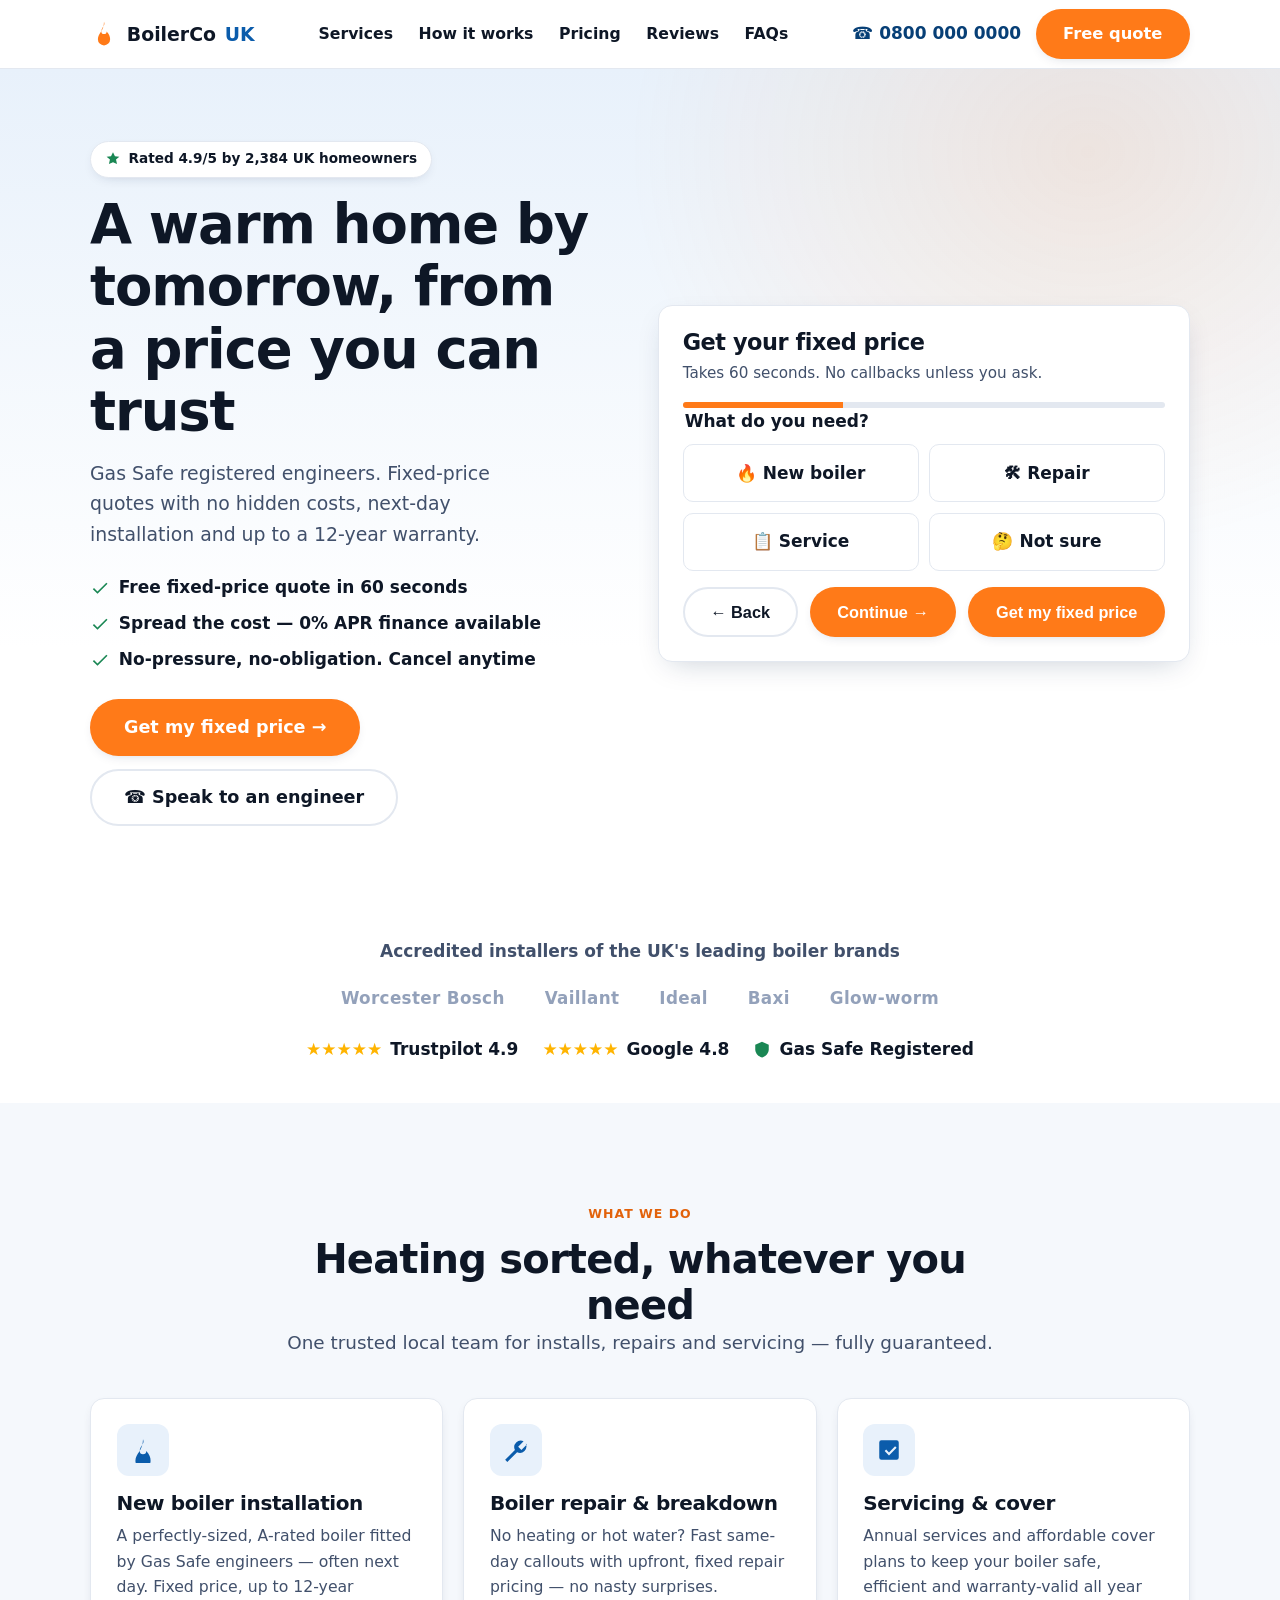
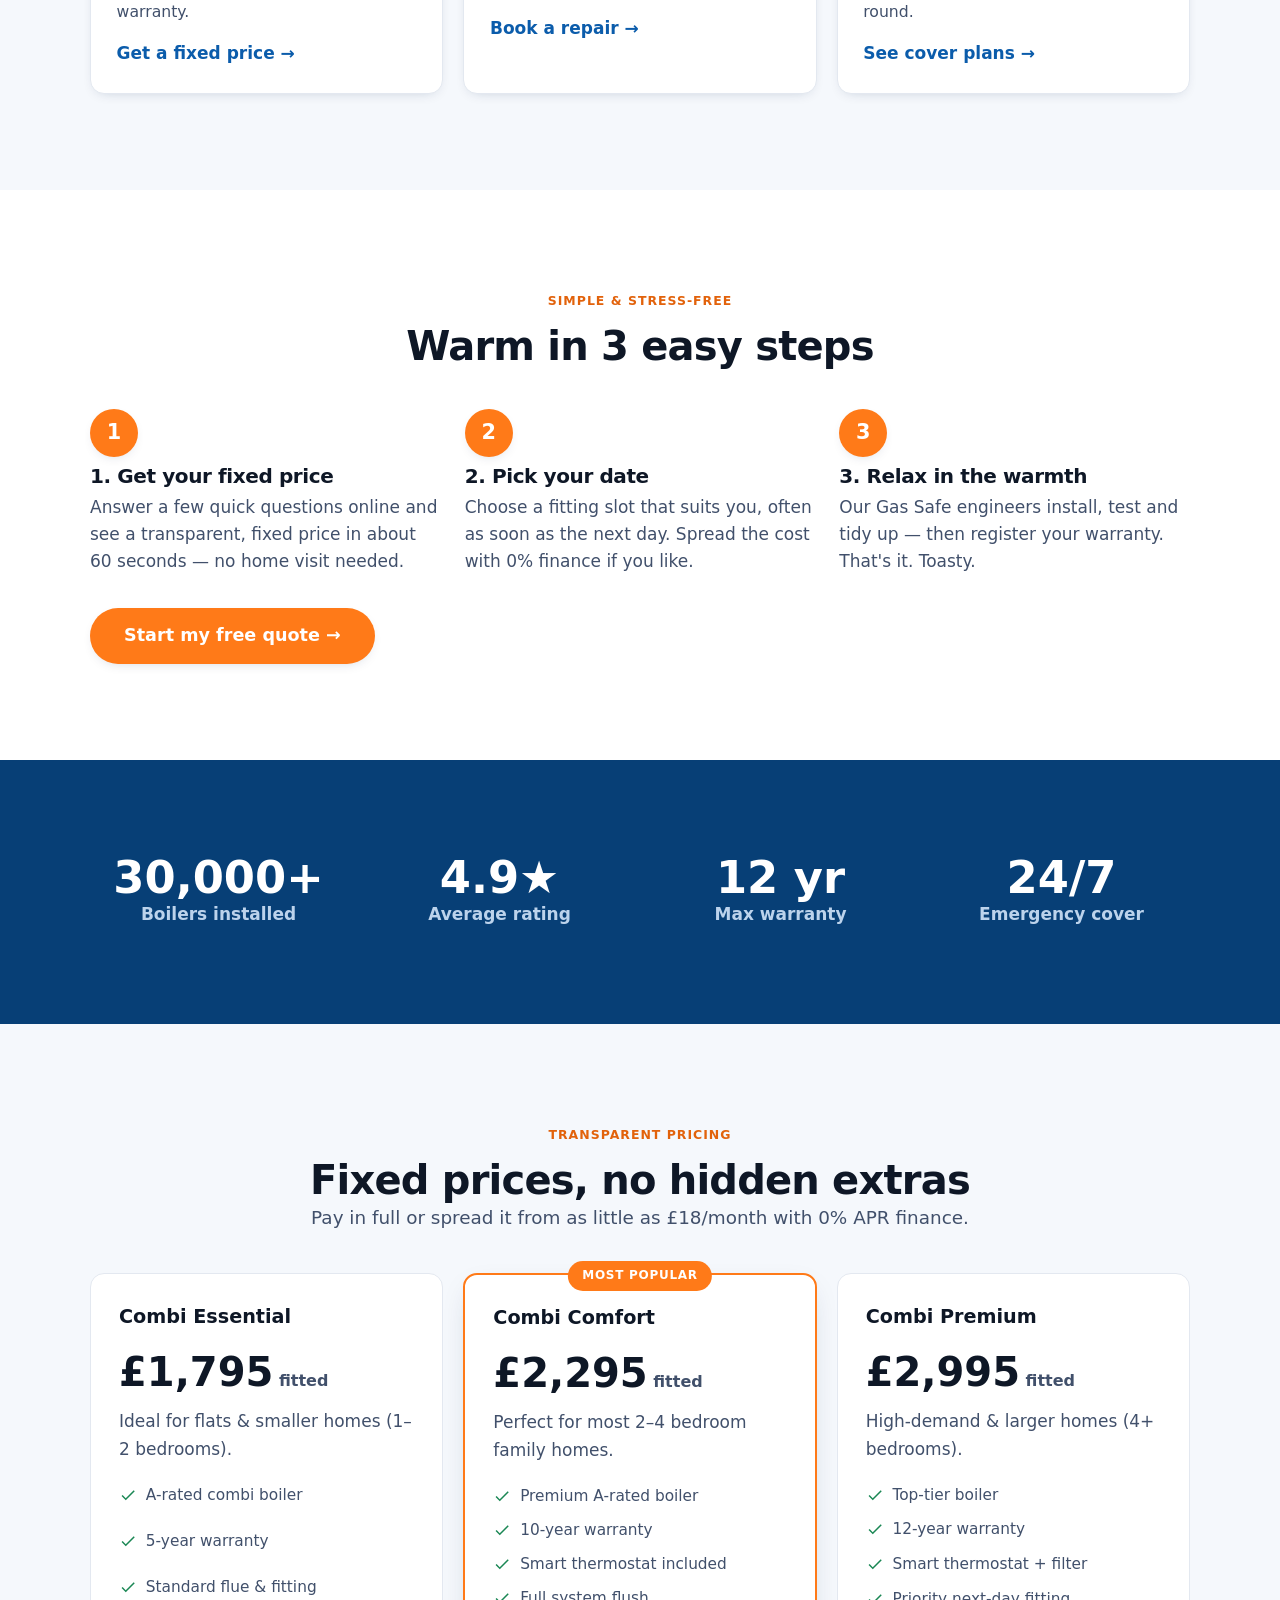
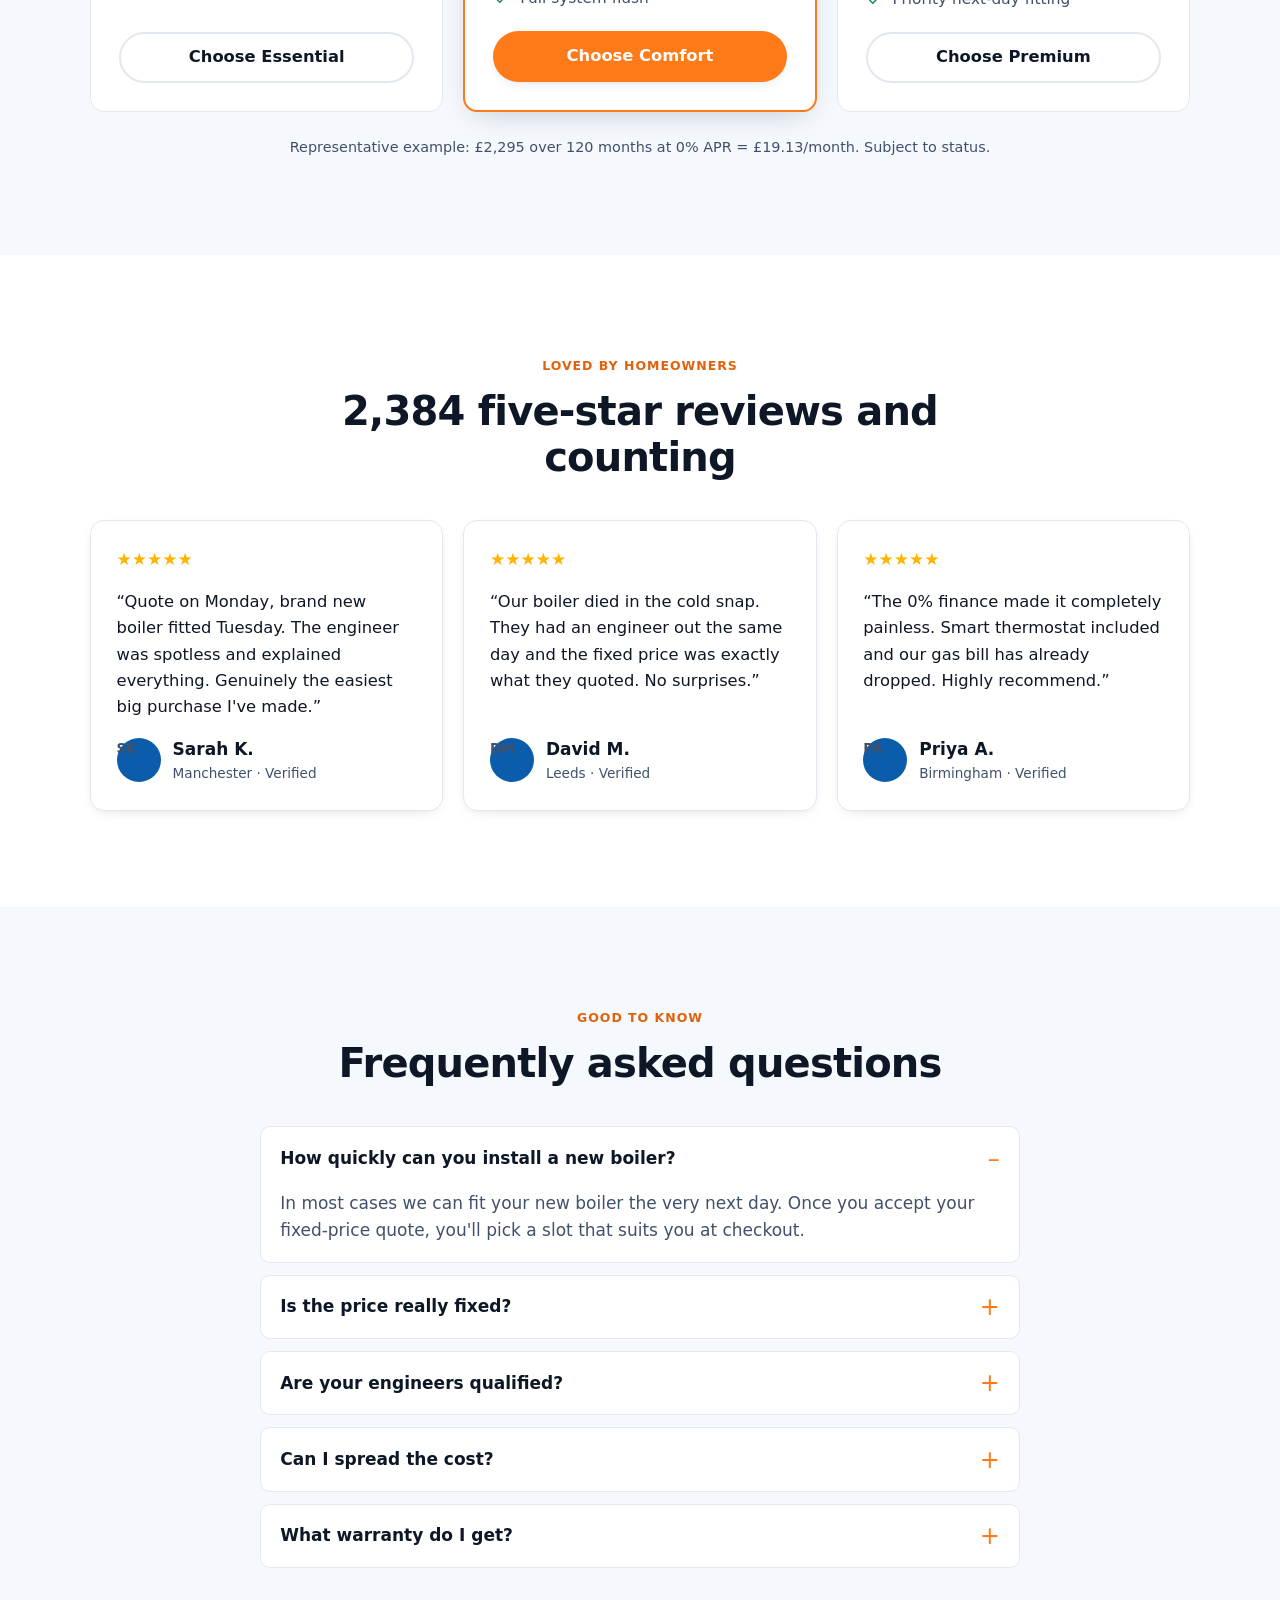
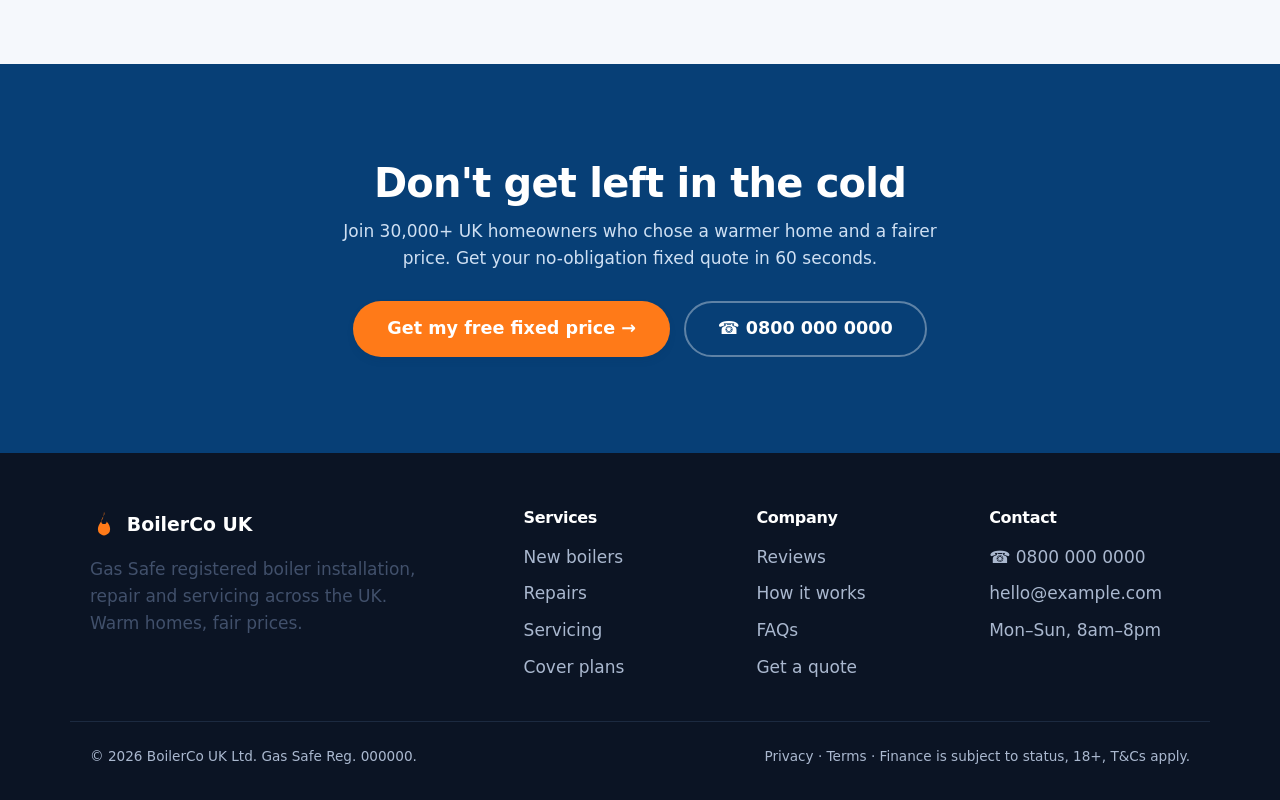
<file: index.html>
<!doctype html>
<html lang="en-GB">
<head>
<meta charset="utf-8">
<meta name="viewport" content="width=device-width, initial-scale=1">
<title>New Boiler Installation & Repair UK | Fixed-Price Quotes | BoilerCo</title>
<meta name="description" content="Gas Safe registered boiler installation, repair & servicing across the UK. Free fixed-price quotes in 60 seconds, next-day fitting, up to 12-year warranties and 0% finance.">
<meta name="theme-color" content="#0b5cab">
<link rel="canonical" href="https://www.example.com/">
<link rel="icon" href="data:image/svg+xml,%3Csvg xmlns='http://www.w3.org/2000/svg' viewBox='0 0 32 32'%3E%3Cpath fill='%23ff7a18' d='M16 2c2 5-3 6-3 11a3 3 0 0 0 6 0c3 3 4 6 4 9a7 7 0 1 1-14 0c0-7 7-9 7-20z'/%3E%3C/svg%3E">

<!-- Open Graph -->
<meta property="og:title" content="New Boiler Installation & Repair UK | BoilerCo">
<meta property="og:description" content="Free fixed-price boiler quotes in 60 seconds. Gas Safe engineers, next-day fitting, up to 12-year warranties.">
<meta property="og:type" content="website">
<meta property="og:locale" content="en_GB">

<!-- Critical CSS inlined for instant first paint; full sheet loaded async -->
<style>
:root{--color-brand:#0b5cab;--color-brand-dark:#073f76;--color-brand-light:#e8f1fb;--color-accent:#ff7a18;--color-accent-dark:#e2620b;--color-ink:#0e1726;--color-body:#41506b;--color-line:#e3e8f0;--shadow-sm:0 4px 14px -8px rgba(13,38,76,.3);--font:system-ui,-apple-system,"Segoe UI",Roboto,Helvetica,Arial,sans-serif}
*,*::before,*::after{box-sizing:border-box}*{margin:0}html{-webkit-text-size-adjust:100%}
body{font-family:var(--font);color:#41506b;background:#fff;line-height:1.6;font-size:1.0625rem;-webkit-font-smoothing:antialiased}
img,svg{display:block;max-width:100%;height:auto}a{color:var(--color-brand);text-decoration:none}
h1{color:#0e1726;line-height:1.15;font-weight:800;letter-spacing:-.02em;font-size:clamp(2rem,6vw,3.4rem)}
.container{width:100%;max-width:1140px;margin-inline:auto;padding-inline:1.25rem}
.site-header{position:sticky;top:0;z-index:50;background:rgba(255,255,255,.92);border-bottom:1px solid var(--color-line)}
.nav{display:flex;align-items:center;justify-content:space-between;gap:1rem;min-height:68px}
.brand{display:flex;align-items:center;gap:.55rem;font-weight:800;color:#0e1726;font-size:1.18rem}
.brand .flame{width:28px;height:28px}
.nav__links{display:none}.nav__cta{display:none}
.nav__toggle{display:inline-flex;flex-direction:column;gap:5px;background:none;border:0;padding:10px;cursor:pointer;border-radius:8px}
.nav__toggle span{width:24px;height:2px;background:#0e1726;border-radius:2px}
.hero{position:relative;padding-block:clamp(2.5rem,6vw,4.5rem);overflow:hidden}
.hero::before{content:"";position:absolute;inset:0;z-index:-1;background:radial-gradient(60% 80% at 85% 10%,rgba(255,122,24,.12),transparent 60%),linear-gradient(180deg,var(--color-brand-light),#fff 70%)}
.hero__grid{display:grid;gap:2.5rem;align-items:center}
.hero__trust{display:inline-flex;align-items:center;gap:.5rem;background:#fff;border:1px solid var(--color-line);padding:.4rem .85rem;border-radius:999px;font-size:.85rem;font-weight:600;color:#0e1726;box-shadow:var(--shadow-sm)}
.hero h1{margin-block:1rem .9rem}.hero__sub{font-size:1.18rem;max-width:36ch}
.hero__actions{display:flex;flex-wrap:wrap;gap:.85rem;margin-top:1.6rem}
.btn{display:inline-flex;align-items:center;justify-content:center;gap:.5rem;font-weight:700;font-size:1.02rem;line-height:1;cursor:pointer;padding:.95rem 1.6rem;border-radius:999px;border:2px solid transparent;text-decoration:none;white-space:nowrap}
.btn--primary{background:var(--color-accent);color:#fff;box-shadow:var(--shadow-sm)}
.btn--ghost{background:transparent;color:#0e1726;border-color:var(--color-line)}
.hero__bullets{list-style:none;padding:0;margin:1.6rem 0 0;display:grid;gap:.55rem}
.hero__bullets li{display:flex;align-items:center;gap:.55rem;font-weight:600;color:#0e1726}
.hero__card{background:#fff;border:1px solid var(--color-line);border-radius:14px;box-shadow:0 10px 30px -12px rgba(13,38,76,.25);padding:1.5rem}
@media(min-width:900px){.nav__links{display:flex}.nav__cta{display:flex}.nav__toggle{display:none}.hero__grid{grid-template-columns:1.1fr .9fr;gap:3.5rem}}
</style>
<link rel="preload" href="css/styles.css" as="style" onload="this.onload=null;this.rel='stylesheet'">
<noscript><link rel="stylesheet" href="css/styles.css"></noscript>

<!-- SEO: LocalBusiness structured data -->
<script type="application/ld+json">
{"@context":"https://schema.org","@type":"HVACBusiness","name":"BoilerCo UK","image":"https://www.example.com/og.jpg","telephone":"+44-800-000-0000","priceRange":"££","areaServed":"GB","address":{"@type":"PostalAddress","addressCountry":"GB"},"aggregateRating":{"@type":"AggregateRating","ratingValue":"4.9","reviewCount":"2384"}}
</script>
</head>
<body>
<a class="skip-link" href="#main">Skip to content</a>

<!-- ===== Header ===== -->
<header class="site-header">
  <div class="container nav">
    <a class="brand" href="/" aria-label="BoilerCo UK home">
      <svg class="flame" viewBox="0 0 32 32" aria-hidden="true"><path fill="#ff7a18" d="M16 2c2 5-3 6-3 11a3 3 0 0 0 6 0c3 3 4 6 4 9a7 7 0 1 1-14 0c0-7 7-9 7-20z"/></svg>
      BoilerCo<span style="color:#0b5cab">UK</span>
    </a>
    <nav aria-label="Primary">
      <ul class="nav__links">
        <li><a href="#services">Services</a></li>
        <li><a href="#how">How it works</a></li>
        <li><a href="#pricing">Pricing</a></li>
        <li><a href="#reviews">Reviews</a></li>
        <li><a href="#faq">FAQs</a></li>
      </ul>
    </nav>
    <div class="nav__cta">
      <a class="nav__phone" href="tel:+448000000000">☎ 0800 000 0000</a>
      <a class="btn btn--primary" href="#quote">Free quote</a>
    </div>
    <button class="nav__toggle" aria-expanded="false" aria-controls="mobile-menu" aria-label="Open menu">
      <span></span><span></span><span></span>
    </button>
  </div>
  <div class="mobile-menu" id="mobile-menu">
    <ul>
      <li><a href="#services">Services</a></li>
      <li><a href="#how">How it works</a></li>
      <li><a href="#pricing">Pricing</a></li>
      <li><a href="#reviews">Reviews</a></li>
      <li><a href="#faq">FAQs</a></li>
      <li><a href="tel:+448000000000">☎ Call 0800 000 0000</a></li>
    </ul>
    <div class="container"><a class="btn btn--primary btn--block" href="#quote">Get my free quote</a></div>
  </div>
</header>

<main id="main">

<!-- ===== Hero ===== -->
<section class="hero">
  <div class="container hero__grid">
    <div>
      <span class="hero__trust">
        <svg width="16" height="16" viewBox="0 0 24 24" fill="#1a8754" aria-hidden="true"><path d="M12 2l2.9 6 6.6.6-5 4.3 1.5 6.5L12 16.9 5.9 19.4 7.4 12.9l-5-4.3 6.6-.6z"/></svg>
        Rated 4.9/5 by 2,384 UK homeowners
      </span>
      <h1>A warm home by tomorrow, from a price you can trust</h1>
      <p class="hero__sub">Gas Safe registered engineers. Fixed-price quotes with no hidden costs, next-day installation and up to a 12-year warranty.</p>
      <ul class="hero__bullets">
        <li><svg width="20" height="20" viewBox="0 0 24 24" fill="currentColor" aria-hidden="true"><path d="M9 16.2 4.8 12l-1.4 1.4L9 19 21 7l-1.4-1.4z"/></svg> Free fixed-price quote in 60 seconds</li>
        <li><svg width="20" height="20" viewBox="0 0 24 24" fill="currentColor" aria-hidden="true"><path d="M9 16.2 4.8 12l-1.4 1.4L9 19 21 7l-1.4-1.4z"/></svg> Spread the cost — 0% APR finance available</li>
        <li><svg width="20" height="20" viewBox="0 0 24 24" fill="currentColor" aria-hidden="true"><path d="M9 16.2 4.8 12l-1.4 1.4L9 19 21 7l-1.4-1.4z"/></svg> No-pressure, no-obligation. Cancel anytime</li>
      </ul>
      <div class="hero__actions">
        <a class="btn btn--primary btn--lg" href="#quote">Get my fixed price →</a>
        <a class="btn btn--ghost btn--lg" href="tel:+448000000000">☎ Speak to an engineer</a>
      </div>
    </div>

    <!-- Lead capture card (above the fold = max conversion) -->
    <aside class="hero__card" id="quote" aria-label="Get a free quote">
      <h2 style="font-size:1.4rem">Get your fixed price</h2>
      <p style="font-size:.95rem;margin:.35rem 0 1rem">Takes 60 seconds. No callbacks unless you ask.</p>
      <div class="form-progress" aria-hidden="true"><span data-progress></span></div>
      <form class="lead-form" id="leadForm" action="thank-you.html" method="get" novalidate>
        <!-- Step 1 -->
        <fieldset class="lead-form__step active" data-step="1" style="border:0;padding:0;margin:0">
          <legend class="field" style="font-weight:700;color:#0e1726;margin-bottom:.6rem">What do you need?</legend>
          <div class="choice-grid">
            <label class="choice"><input type="radio" name="service" value="New boiler" required><span>🔥 New boiler</span></label>
            <label class="choice"><input type="radio" name="service" value="Repair"><span>🛠 Repair</span></label>
            <label class="choice"><input type="radio" name="service" value="Service"><span>📋 Service</span></label>
            <label class="choice"><input type="radio" name="service" value="Not sure"><span>🤔 Not sure</span></label>
          </div>
        </fieldset>
        <!-- Step 2 -->
        <fieldset class="lead-form__step" data-step="2" style="border:0;padding:0;margin:0">
          <div class="field">
            <label for="prop">Property type</label>
            <select id="prop" name="property">
              <option>House</option><option>Flat / apartment</option><option>Bungalow</option><option>Other</option>
            </select>
          </div>
          <div class="field">
            <label for="postcode">Your postcode</label>
            <input id="postcode" name="postcode" inputmode="text" autocomplete="postal-code" placeholder="e.g. SW1A 1AA">
          </div>
        </fieldset>
        <!-- Step 3 -->
        <fieldset class="lead-form__step" data-step="3" style="border:0;padding:0;margin:0">
          <div class="field">
            <label for="name">Your name</label>
            <input id="name" name="name" autocomplete="name" placeholder="First name">
          </div>
          <div class="field">
            <label for="phone">Best contact number</label>
            <input id="phone" name="phone" type="tel" inputmode="tel" autocomplete="tel" placeholder="07…">
          </div>
          <p class="form-note">🔒 We never share your details. No spam, ever.</p>
        </fieldset>

        <div class="form-actions">
          <button type="button" class="btn btn--ghost" data-prev hidden>← Back</button>
          <button type="button" class="btn btn--primary btn--block" data-next>Continue →</button>
          <button type="submit" class="btn btn--primary btn--block" data-submit hidden>Get my fixed price</button>
        </div>
      </form>
    </aside>
  </div>
</section>

<!-- ===== Trust / accreditation bar ===== -->
<section class="section section--center" style="padding-block:2.5rem">
  <div class="container">
    <p class="text-center text-muted" style="font-weight:600;margin-bottom:1.25rem">Accredited installers of the UK's leading boiler brands</p>
    <div class="logos">
      <span>Worcester Bosch</span><span>Vaillant</span><span>Ideal</span><span>Baxi</span><span>Glow-worm</span>
    </div>
    <div class="ratings">
      <span class="rating"><span class="stars">★★★★★</span> Trustpilot 4.9</span>
      <span class="rating"><span class="stars">★★★★★</span> Google 4.8</span>
      <span class="rating"><svg width="18" height="18" viewBox="0 0 24 24" fill="#1a8754" aria-hidden="true"><path d="M12 1 3 5v6c0 5 3.8 9.7 9 11 5.2-1.3 9-6 9-11V5z"/></svg> Gas Safe Registered</span>
    </div>
  </div>
</section>

<!-- ===== Services ===== -->
<section class="section section--alt section--center" id="services">
  <div class="container">
    <div class="section__head">
      <span class="eyebrow">What we do</span>
      <h2>Heating sorted, whatever you need</h2>
      <p class="lead">One trusted local team for installs, repairs and servicing — fully guaranteed.</p>
    </div>
    <div class="grid grid--3" style="text-align:left">
      <article class="card">
        <div class="card__icon"><svg width="26" height="26" viewBox="0 0 24 24" fill="currentColor" aria-hidden="true"><path d="M12 2c2 5-3 6-3 11a3 3 0 0 0 6 0c3 3 4 6 4 9a7 7 0 1 1-14 0c0-7 7-9 7-20z"/></svg></div>
        <h3>New boiler installation</h3>
        <p>A perfectly-sized, A-rated boiler fitted by Gas Safe engineers — often next day. Fixed price, up to 12-year warranty.</p>
        <a class="card__link" href="#quote">Get a fixed price →</a>
      </article>
      <article class="card">
        <div class="card__icon"><svg width="26" height="26" viewBox="0 0 24 24" fill="currentColor" aria-hidden="true"><path d="m22 7-5 5-3-3 5-5a6 6 0 0 0-8 8l-9 9 2 2 9-9a6 6 0 0 0 8-8z"/></svg></div>
        <h3>Boiler repair &amp; breakdown</h3>
        <p>No heating or hot water? Fast same-day callouts with upfront, fixed repair pricing — no nasty surprises.</p>
        <a class="card__link" href="#quote">Book a repair →</a>
      </article>
      <article class="card">
        <div class="card__icon"><svg width="26" height="26" viewBox="0 0 24 24" fill="currentColor" aria-hidden="true"><path d="M19 3H5a2 2 0 0 0-2 2v14a2 2 0 0 0 2 2h14a2 2 0 0 0 2-2V5a2 2 0 0 0-2-2zm-7 14-4-4 1.4-1.4L12 14.2l5.6-5.6L19 10z"/></svg></div>
        <h3>Servicing &amp; cover</h3>
        <p>Annual services and affordable cover plans to keep your boiler safe, efficient and warranty-valid all year round.</p>
        <a class="card__link" href="#quote">See cover plans →</a>
      </article>
    </div>
  </div>
</section>

<!-- ===== How it works ===== -->
<section class="section section--center" id="how">
  <div class="container">
    <div class="section__head">
      <span class="eyebrow">Simple &amp; stress-free</span>
      <h2>Warm in 3 easy steps</h2>
    </div>
    <div class="steps" style="text-align:left">
      <div class="step"><h3>1. Get your fixed price</h3><p>Answer a few quick questions online and see a transparent, fixed price in about 60 seconds — no home visit needed.</p></div>
      <div class="step"><h3>2. Pick your date</h3><p>Choose a fitting slot that suits you, often as soon as the next day. Spread the cost with 0% finance if you like.</p></div>
      <div class="step"><h3>3. Relax in the warmth</h3><p>Our Gas Safe engineers install, test and tidy up — then register your warranty. That's it. Toasty.</p></div>
    </div>
    <div class="mt-2"><a class="btn btn--primary btn--lg" href="#quote">Start my free quote →</a></div>
  </div>
</section>

<!-- ===== Stats band ===== -->
<section class="section section--brand">
  <div class="container">
    <div class="stats">
      <div class="stat"><b>30,000+</b><span>Boilers installed</span></div>
      <div class="stat"><b>4.9★</b><span>Average rating</span></div>
      <div class="stat"><b>12 yr</b><span>Max warranty</span></div>
      <div class="stat"><b>24/7</b><span>Emergency cover</span></div>
    </div>
  </div>
</section>

<!-- ===== Pricing (anchoring) ===== -->
<section class="section section--alt section--center" id="pricing">
  <div class="container">
    <div class="section__head">
      <span class="eyebrow">Transparent pricing</span>
      <h2>Fixed prices, no hidden extras</h2>
      <p class="lead">Pay in full or spread it from as little as £18/month with 0% APR finance.</p>
    </div>
    <div class="price-grid" style="text-align:left">
      <div class="price">
        <span class="price__name">Combi Essential</span>
        <div class="price__amount">£1,795<small> fitted</small></div>
        <p class="text-muted">Ideal for flats &amp; smaller homes (1–2 bedrooms).</p>
        <ul class="price__list">
          <li><svg width="18" height="18" viewBox="0 0 24 24" fill="currentColor"><path d="M9 16.2 4.8 12l-1.4 1.4L9 19 21 7l-1.4-1.4z"/></svg> A-rated combi boiler</li>
          <li><svg width="18" height="18" viewBox="0 0 24 24" fill="currentColor"><path d="M9 16.2 4.8 12l-1.4 1.4L9 19 21 7l-1.4-1.4z"/></svg> 5-year warranty</li>
          <li><svg width="18" height="18" viewBox="0 0 24 24" fill="currentColor"><path d="M9 16.2 4.8 12l-1.4 1.4L9 19 21 7l-1.4-1.4z"/></svg> Standard flue &amp; fitting</li>
        </ul>
        <a class="btn btn--ghost btn--block" href="#quote">Choose Essential</a>
      </div>
      <div class="price price--featured">
        <span class="price__badge">Most popular</span>
        <span class="price__name">Combi Comfort</span>
        <div class="price__amount">£2,295<small> fitted</small></div>
        <p class="text-muted">Perfect for most 2–4 bedroom family homes.</p>
        <ul class="price__list">
          <li><svg width="18" height="18" viewBox="0 0 24 24" fill="currentColor"><path d="M9 16.2 4.8 12l-1.4 1.4L9 19 21 7l-1.4-1.4z"/></svg> Premium A-rated boiler</li>
          <li><svg width="18" height="18" viewBox="0 0 24 24" fill="currentColor"><path d="M9 16.2 4.8 12l-1.4 1.4L9 19 21 7l-1.4-1.4z"/></svg> 10-year warranty</li>
          <li><svg width="18" height="18" viewBox="0 0 24 24" fill="currentColor"><path d="M9 16.2 4.8 12l-1.4 1.4L9 19 21 7l-1.4-1.4z"/></svg> Smart thermostat included</li>
          <li><svg width="18" height="18" viewBox="0 0 24 24" fill="currentColor"><path d="M9 16.2 4.8 12l-1.4 1.4L9 19 21 7l-1.4-1.4z"/></svg> Full system flush</li>
        </ul>
        <a class="btn btn--primary btn--block" href="#quote">Choose Comfort</a>
      </div>
      <div class="price">
        <span class="price__name">Combi Premium</span>
        <div class="price__amount">£2,995<small> fitted</small></div>
        <p class="text-muted">High-demand &amp; larger homes (4+ bedrooms).</p>
        <ul class="price__list">
          <li><svg width="18" height="18" viewBox="0 0 24 24" fill="currentColor"><path d="M9 16.2 4.8 12l-1.4 1.4L9 19 21 7l-1.4-1.4z"/></svg> Top-tier boiler</li>
          <li><svg width="18" height="18" viewBox="0 0 24 24" fill="currentColor"><path d="M9 16.2 4.8 12l-1.4 1.4L9 19 21 7l-1.4-1.4z"/></svg> 12-year warranty</li>
          <li><svg width="18" height="18" viewBox="0 0 24 24" fill="currentColor"><path d="M9 16.2 4.8 12l-1.4 1.4L9 19 21 7l-1.4-1.4z"/></svg> Smart thermostat + filter</li>
          <li><svg width="18" height="18" viewBox="0 0 24 24" fill="currentColor"><path d="M9 16.2 4.8 12l-1.4 1.4L9 19 21 7l-1.4-1.4z"/></svg> Priority next-day fitting</li>
        </ul>
        <a class="btn btn--ghost btn--block" href="#quote">Choose Premium</a>
      </div>
    </div>
    <p class="text-center text-muted" style="margin-top:1.5rem;font-size:.9rem">Representative example: £2,295 over 120 months at 0% APR = £19.13/month. Subject to status.</p>
  </div>
</section>

<!-- ===== Reviews (social proof) ===== -->
<section class="section section--center" id="reviews">
  <div class="container">
    <div class="section__head">
      <span class="eyebrow">Loved by homeowners</span>
      <h2>2,384 five-star reviews and counting</h2>
    </div>
    <div class="grid grid--3" style="text-align:left">
      <figure class="quote">
        <div class="quote__stars" aria-label="5 out of 5 stars">★★★★★</div>
        <blockquote><p>“Quote on Monday, brand new boiler fitted Tuesday. The engineer was spotless and explained everything. Genuinely the easiest big purchase I've made.”</p></blockquote>
        <figcaption class="quote__author"><span class="avatar">SK</span><div><b>Sarah K.</b><span>Manchester · Verified</span></div></figcaption>
      </figure>
      <figure class="quote">
        <div class="quote__stars" aria-label="5 out of 5 stars">★★★★★</div>
        <blockquote><p>“Our boiler died in the cold snap. They had an engineer out the same day and the fixed price was exactly what they quoted. No surprises.”</p></blockquote>
        <figcaption class="quote__author"><span class="avatar">DM</span><div><b>David M.</b><span>Leeds · Verified</span></div></figcaption>
      </figure>
      <figure class="quote">
        <div class="quote__stars" aria-label="5 out of 5 stars">★★★★★</div>
        <blockquote><p>“The 0% finance made it completely painless. Smart thermostat included and our gas bill has already dropped. Highly recommend.”</p></blockquote>
        <figcaption class="quote__author"><span class="avatar">PA</span><div><b>Priya A.</b><span>Birmingham · Verified</span></div></figcaption>
      </figure>
    </div>
  </div>
</section>

<!-- ===== FAQ (objection handling) ===== -->
<section class="section section--alt section--center" id="faq">
  <div class="container">
    <div class="section__head"><span class="eyebrow">Good to know</span><h2>Frequently asked questions</h2></div>
    <div class="faq">
      <details open><summary>How quickly can you install a new boiler?</summary><p>In most cases we can fit your new boiler the very next day. Once you accept your fixed-price quote, you'll pick a slot that suits you at checkout.</p></details>
      <details><summary>Is the price really fixed?</summary><p>Yes. The price you're quoted is the price you pay — including the boiler, standard fitting, flue and VAT. If anything unusual comes up, we'll always agree it with you first.</p></details>
      <details><summary>Are your engineers qualified?</summary><p>Every installation is carried out by fully Gas Safe registered engineers. We're accredited installers for Worcester Bosch, Vaillant, Ideal and more.</p></details>
      <details><summary>Can I spread the cost?</summary><p>Absolutely. We offer interest-free (0% APR) finance over up to 10 years, subject to status, so you can spread payments from around £18 a month.</p></details>
      <details><summary>What warranty do I get?</summary><p>Depending on the boiler you choose, you'll get a manufacturer-backed warranty of up to 12 years for total peace of mind.</p></details>
    </div>
  </div>
</section>

<!-- ===== Final CTA ===== -->
<section class="section cta-band">
  <div class="container">
    <h2>Don't get left in the cold</h2>
    <p>Join 30,000+ UK homeowners who chose a warmer home and a fairer price. Get your no-obligation fixed quote in 60 seconds.</p>
    <div class="hero__actions" style="justify-content:center">
      <a class="btn btn--primary btn--lg" href="#quote">Get my free fixed price →</a>
      <a class="btn btn--ghost btn--lg" href="tel:+448000000000">☎ 0800 000 0000</a>
    </div>
  </div>
</section>

</main>

<!-- ===== Footer ===== -->
<footer class="site-footer">
  <div class="container footer-grid">
    <div class="footer-brand">
      <a class="brand" href="/"><svg class="flame" viewBox="0 0 32 32" aria-hidden="true" width="28" height="28"><path fill="#ff7a18" d="M16 2c2 5-3 6-3 11a3 3 0 0 0 6 0c3 3 4 6 4 9a7 7 0 1 1-14 0c0-7 7-9 7-20z"/></svg> BoilerCo UK</a>
      <p style="max-width:32ch">Gas Safe registered boiler installation, repair and servicing across the UK. Warm homes, fair prices.</p>
    </div>
    <div><h4>Services</h4><ul><li><a href="#services">New boilers</a></li><li><a href="#services">Repairs</a></li><li><a href="#services">Servicing</a></li><li><a href="#pricing">Cover plans</a></li></ul></div>
    <div><h4>Company</h4><ul><li><a href="#reviews">Reviews</a></li><li><a href="#how">How it works</a></li><li><a href="#faq">FAQs</a></li><li><a href="#quote">Get a quote</a></li></ul></div>
    <div><h4>Contact</h4><ul><li><a href="tel:+448000000000">☎ 0800 000 0000</a></li><li><a href="mailto:hello@example.com">hello@example.com</a></li><li>Mon–Sun, 8am–8pm</li></ul></div>
  </div>
  <div class="container footer-bottom">
    <span>© 2026 BoilerCo UK Ltd. Gas Safe Reg. 000000.</span>
    <span>Privacy · Terms · Finance is subject to status, 18+, T&amp;Cs apply.</span>
  </div>
</footer>

<!-- ===== Sticky mobile call bar (high-converting) ===== -->
<div class="call-bar">
  <a class="btn btn--call" href="tel:+448000000000">☎ Call now</a>
  <a class="btn btn--primary" href="#quote">Free quote</a>
</div>

<script src="js/main.js" defer></script>
</body>
</html>
</file>
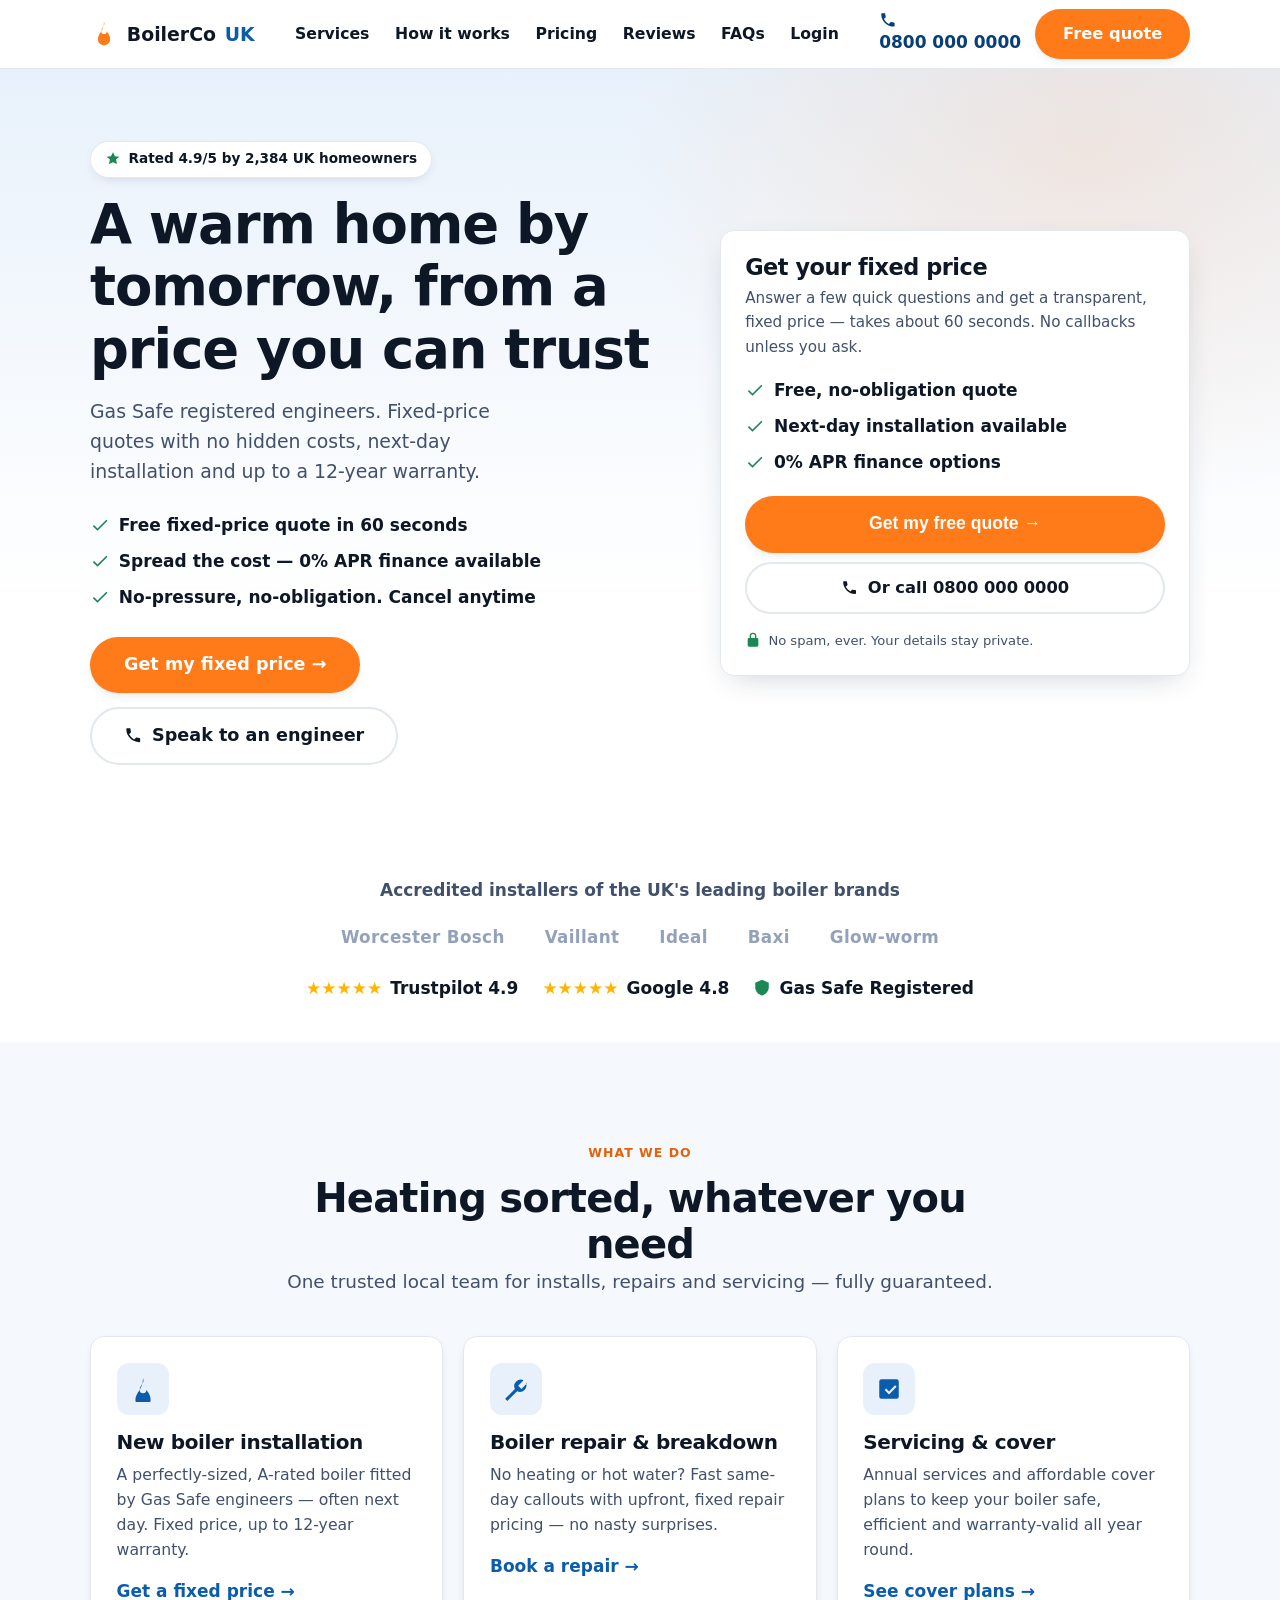
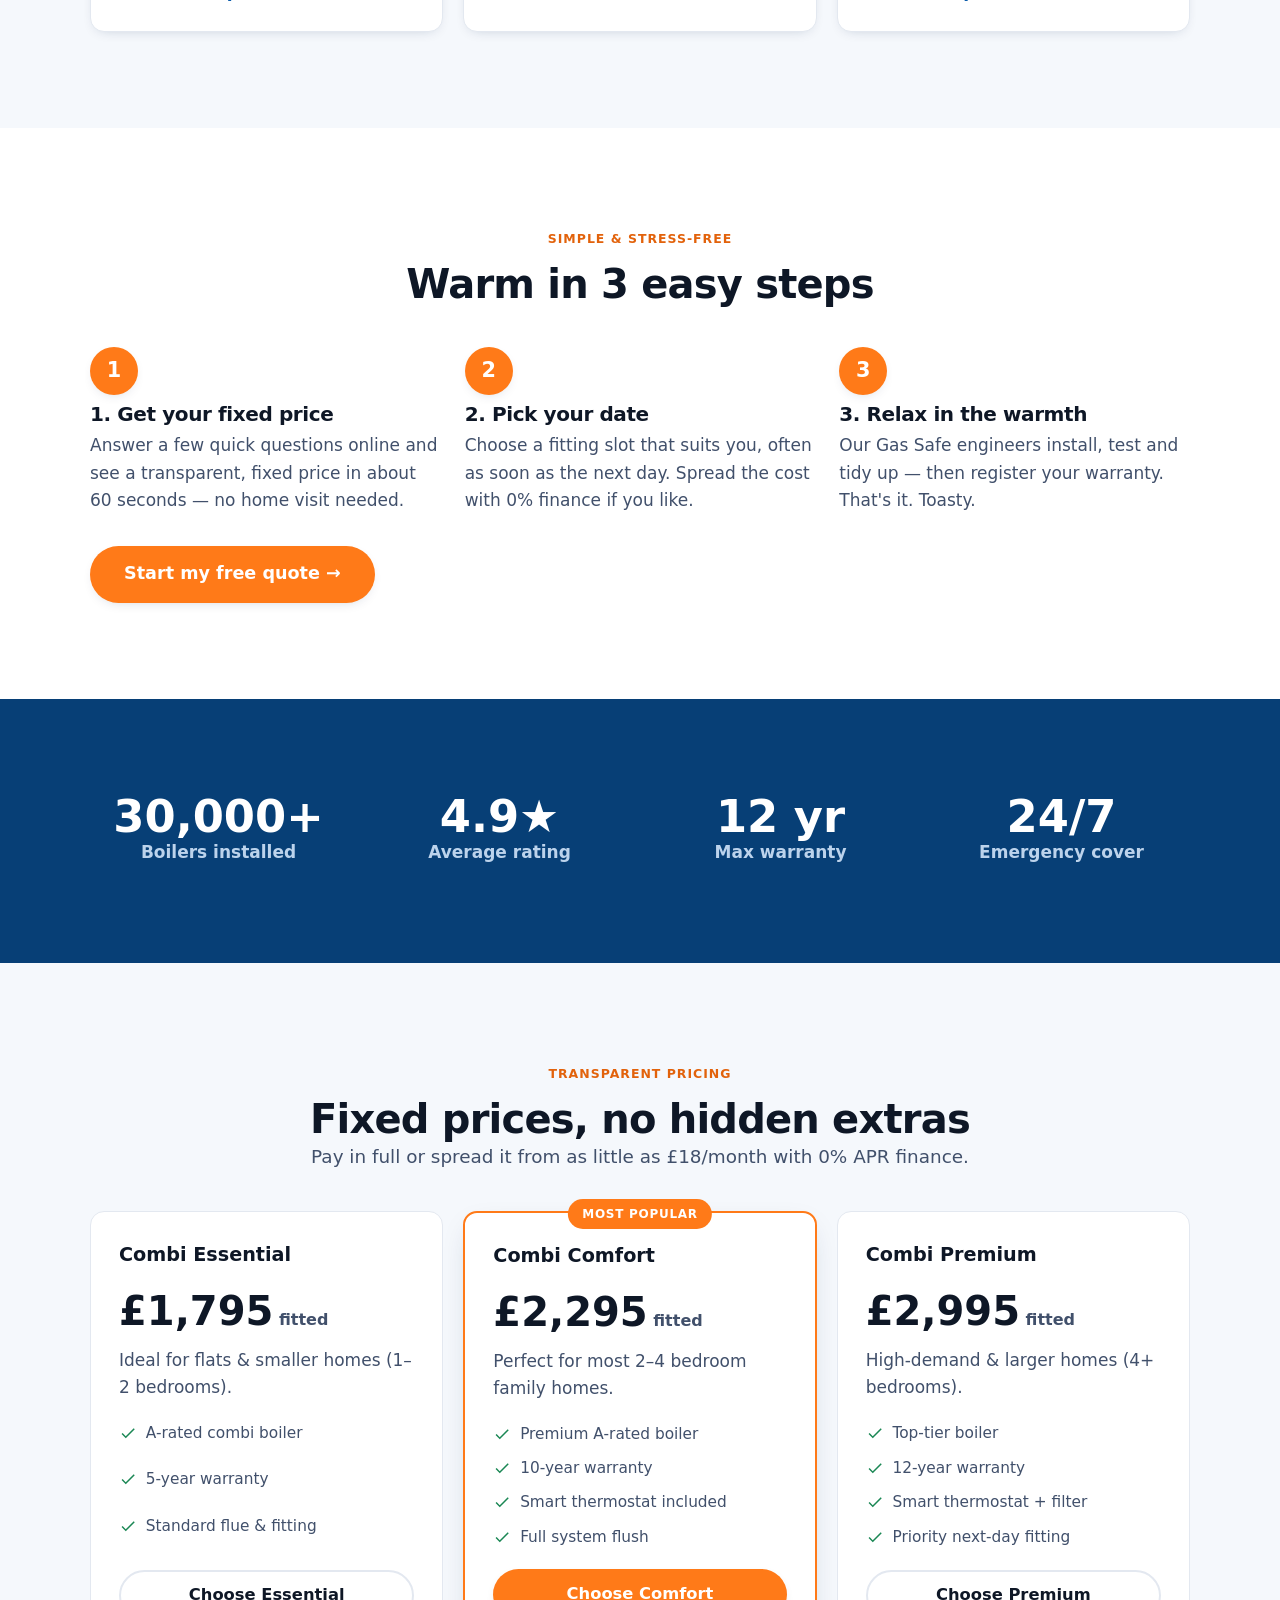
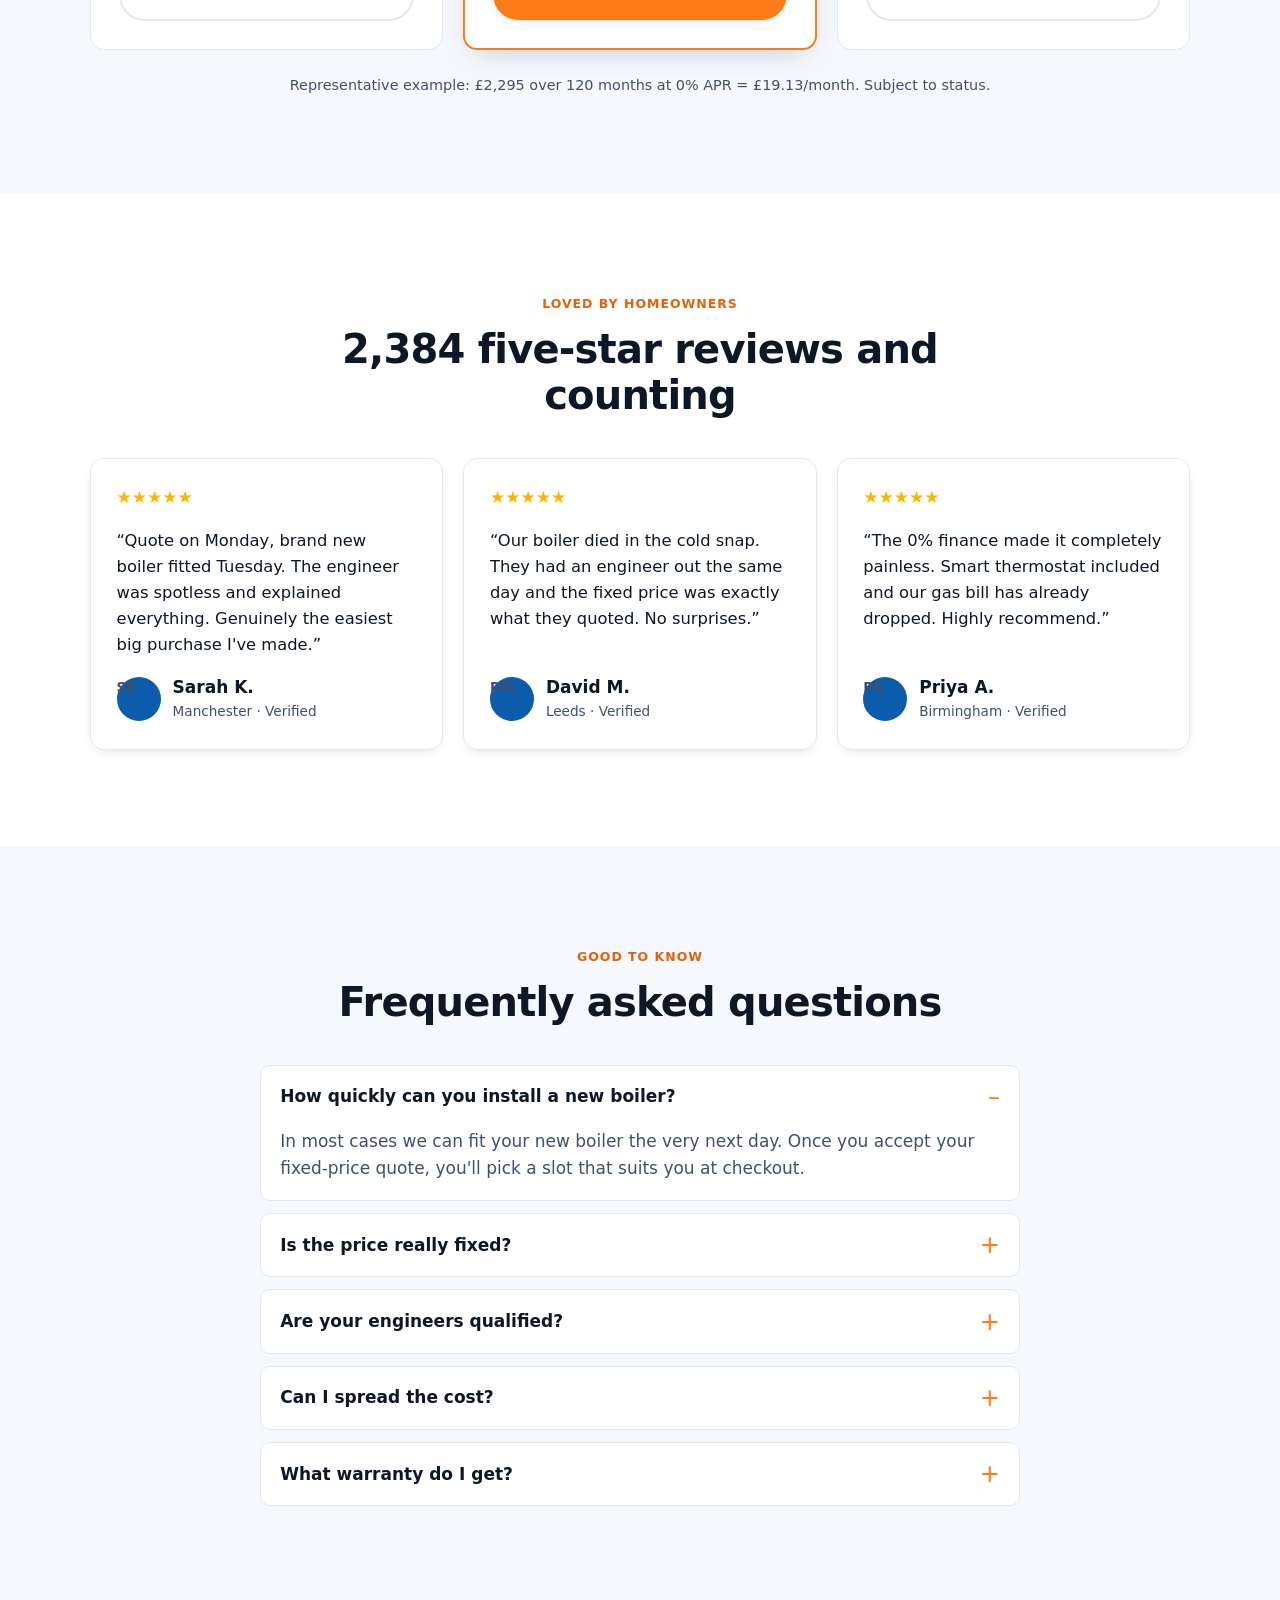
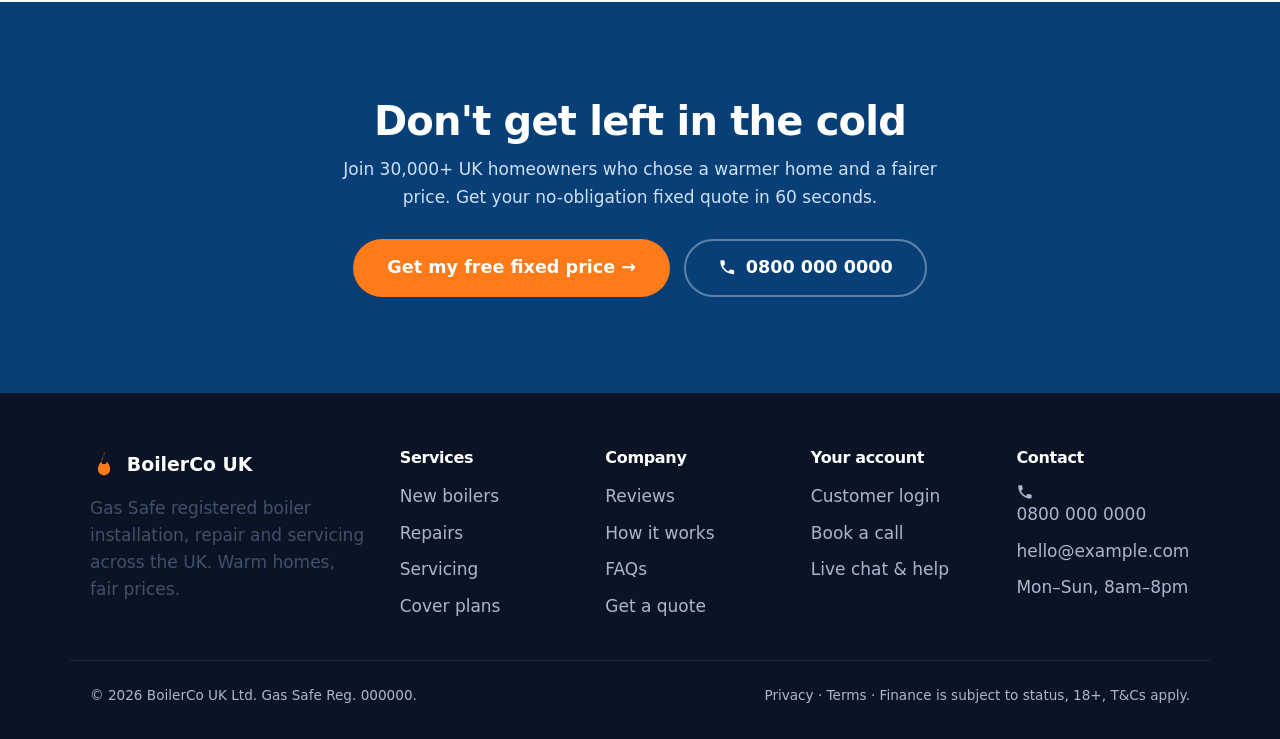
<file: public/index.html>
<!doctype html>
<html lang="en-GB">
<head>
<meta charset="utf-8">
<meta name="viewport" content="width=device-width, initial-scale=1">
<title>New Boiler Installation & Repair UK | Fixed-Price Quotes | BoilerCo</title>
<meta name="description" content="Gas Safe registered boiler installation, repair & servicing across the UK. Free fixed-price quotes in 60 seconds, next-day fitting, up to 12-year warranties and 0% finance.">
<meta name="theme-color" content="#0b5cab">
<link rel="canonical" href="https://www.example.com/">
<link rel="icon" href="data:image/svg+xml,%3Csvg xmlns='http://www.w3.org/2000/svg' viewBox='0 0 32 32'%3E%3Cpath fill='%23ff7a18' d='M16 2c2 5-3 6-3 11a3 3 0 0 0 6 0c3 3 4 6 4 9a7 7 0 1 1-14 0c0-7 7-9 7-20z'/%3E%3C/svg%3E">

<!-- Open Graph -->
<meta property="og:title" content="New Boiler Installation & Repair UK | BoilerCo">
<meta property="og:description" content="Free fixed-price boiler quotes in 60 seconds. Gas Safe engineers, next-day fitting, up to 12-year warranties.">
<meta property="og:type" content="website">
<meta property="og:locale" content="en_GB">

<!-- Critical CSS inlined for instant first paint; full sheet loaded async -->
<style>
:root{--color-brand:#0b5cab;--color-brand-dark:#073f76;--color-brand-light:#e8f1fb;--color-accent:#ff7a18;--color-accent-dark:#e2620b;--color-ink:#0e1726;--color-body:#41506b;--color-line:#e3e8f0;--shadow-sm:0 4px 14px -8px rgba(13,38,76,.3);--font:system-ui,-apple-system,"Segoe UI",Roboto,Helvetica,Arial,sans-serif}
*,*::before,*::after{box-sizing:border-box}*{margin:0}html{-webkit-text-size-adjust:100%}
body{font-family:var(--font);color:#41506b;background:#fff;line-height:1.6;font-size:1.0625rem;-webkit-font-smoothing:antialiased}
img,svg{display:block;max-width:100%;height:auto}a{color:var(--color-brand);text-decoration:none}
h1{color:#0e1726;line-height:1.15;font-weight:800;letter-spacing:-.02em;font-size:clamp(2rem,6vw,3.4rem)}
.container{width:100%;max-width:1140px;margin-inline:auto;padding-inline:1.25rem}
.site-header{position:sticky;top:0;z-index:50;background:rgba(255,255,255,.92);border-bottom:1px solid var(--color-line)}
.nav{display:flex;align-items:center;justify-content:space-between;gap:1rem;min-height:68px}
.brand{display:flex;align-items:center;gap:.55rem;font-weight:800;color:#0e1726;font-size:1.18rem}
.brand .flame{width:28px;height:28px}
.nav__links{display:none}.nav__cta{display:none}
.nav__toggle{display:inline-flex;flex-direction:column;gap:5px;background:none;border:0;padding:10px;cursor:pointer;border-radius:8px}
.nav__toggle span{width:24px;height:2px;background:#0e1726;border-radius:2px}
.hero{position:relative;padding-block:clamp(2.5rem,6vw,4.5rem);overflow:hidden}
.hero::before{content:"";position:absolute;inset:0;z-index:-1;background:radial-gradient(60% 80% at 85% 10%,rgba(255,122,24,.12),transparent 60%),linear-gradient(180deg,var(--color-brand-light),#fff 70%)}
.hero__grid{display:grid;gap:2.5rem;align-items:center}
.hero__trust{display:inline-flex;align-items:center;gap:.5rem;background:#fff;border:1px solid var(--color-line);padding:.4rem .85rem;border-radius:999px;font-size:.85rem;font-weight:600;color:#0e1726;box-shadow:var(--shadow-sm)}
.hero h1{margin-block:1rem .9rem}.hero__sub{font-size:1.18rem;max-width:36ch}
.hero__actions{display:flex;flex-wrap:wrap;gap:.85rem;margin-top:1.6rem}
.btn{display:inline-flex;align-items:center;justify-content:center;gap:.5rem;font-weight:700;font-size:1.02rem;line-height:1;cursor:pointer;padding:.95rem 1.6rem;border-radius:999px;border:2px solid transparent;text-decoration:none;white-space:nowrap}
.btn--primary{background:var(--color-accent);color:#fff;box-shadow:var(--shadow-sm)}
.btn--ghost{background:transparent;color:#0e1726;border-color:var(--color-line)}
.hero__bullets{list-style:none;padding:0;margin:1.6rem 0 0;display:grid;gap:.55rem}
.hero__bullets li{display:flex;align-items:center;gap:.55rem;font-weight:600;color:#0e1726}
.hero__card{background:#fff;border:1px solid var(--color-line);border-radius:14px;box-shadow:0 10px 30px -12px rgba(13,38,76,.25);padding:1.5rem}
@media(min-width:900px){.nav__links{display:flex}.nav__cta{display:flex}.nav__toggle{display:none}.hero__grid{grid-template-columns:1.1fr .9fr;gap:3.5rem}}
</style>
<link rel="preload" href="css/styles.css" as="style" onload="this.onload=null;this.rel='stylesheet'">
<noscript><link rel="stylesheet" href="css/styles.css"></noscript>

<!-- SEO: LocalBusiness structured data -->
<script type="application/ld+json">
{"@context":"https://schema.org","@type":"HVACBusiness","name":"BoilerCo UK","image":"https://www.example.com/og.jpg","telephone":"+44-800-000-0000","priceRange":"££","areaServed":"GB","address":{"@type":"PostalAddress","addressCountry":"GB"},"aggregateRating":{"@type":"AggregateRating","ratingValue":"4.9","reviewCount":"2384"}}
</script>
</head>
<body>
<a class="skip-link" href="#main">Skip to content</a>

<!-- ===== Header ===== -->
<header class="site-header">
  <div class="container nav">
    <a class="brand" href="/" aria-label="BoilerCo UK home">
      <svg class="flame" viewBox="0 0 32 32" aria-hidden="true"><path fill="#ff7a18" d="M16 2c2 5-3 6-3 11a3 3 0 0 0 6 0c3 3 4 6 4 9a7 7 0 1 1-14 0c0-7 7-9 7-20z"/></svg>
      BoilerCo<span style="color:#0b5cab">UK</span>
    </a>
    <nav aria-label="Primary">
      <ul class="nav__links">
        <li><a href="#services">Services</a></li>
        <li><a href="#how">How it works</a></li>
        <li><a href="#pricing">Pricing</a></li>
        <li><a href="#reviews">Reviews</a></li>
        <li><a href="#faq">FAQs</a></li>
        <!-- TODO: replace placeholder with your real customer portal URL -->
        <li><a href="/login">Login</a></li>
      </ul>
    </nav>
    <div class="nav__cta">
      <a class="nav__phone" href="tel:+448000000000"><svg class="ico" width="18" height="18" viewBox="0 0 24 24" fill="currentColor" aria-hidden="true"><path d="M6.6 10.8a15.1 15.1 0 0 0 6.6 6.6l2.2-2.2a1 1 0 0 1 1-.25 11.4 11.4 0 0 0 3.6.58 1 1 0 0 1 1 1V20a1 1 0 0 1-1 1A17 17 0 0 1 3 4a1 1 0 0 1 1-1h3.5a1 1 0 0 1 1 1 11.4 11.4 0 0 0 .58 3.6 1 1 0 0 1-.25 1z"/></svg> 0800 000 0000</a>
      <a class="btn btn--primary" href="#quote">Free quote</a>
    </div>
    <button class="nav__toggle" aria-expanded="false" aria-controls="mobile-menu" aria-label="Open menu">
      <span></span><span></span><span></span>
    </button>
  </div>
  <div class="mobile-menu" id="mobile-menu">
    <ul>
      <li><a href="#services">Services</a></li>
      <li><a href="#how">How it works</a></li>
      <li><a href="#pricing">Pricing</a></li>
      <li><a href="#reviews">Reviews</a></li>
      <li><a href="#faq">FAQs</a></li>
      <!-- TODO: replace these placeholders with your real system URLs -->
      <li><a href="/login">Customer login</a></li>
      <li><a href="https://your-domain.example.com/book">Book a call</a></li>
      <li><a href="https://your-domain.example.com/chat">Live chat &amp; help</a></li>
      <li><a href="tel:+448000000000"><svg class="ico" width="18" height="18" viewBox="0 0 24 24" fill="currentColor" aria-hidden="true"><path d="M6.6 10.8a15.1 15.1 0 0 0 6.6 6.6l2.2-2.2a1 1 0 0 1 1-.25 11.4 11.4 0 0 0 3.6.58 1 1 0 0 1 1 1V20a1 1 0 0 1-1 1A17 17 0 0 1 3 4a1 1 0 0 1 1-1h3.5a1 1 0 0 1 1 1 11.4 11.4 0 0 0 .58 3.6 1 1 0 0 1-.25 1z"/></svg> Call 0800 000 0000</a></li>
    </ul>
    <div class="container"><a class="btn btn--primary btn--block" href="#quote">Get my free quote</a></div>
  </div>
</header>

<main id="main">

<!-- ===== Hero ===== -->
<section class="hero">
  <div class="container hero__grid">
    <div>
      <span class="hero__trust">
        <svg width="16" height="16" viewBox="0 0 24 24" fill="#1a8754" aria-hidden="true"><path d="M12 2l2.9 6 6.6.6-5 4.3 1.5 6.5L12 16.9 5.9 19.4 7.4 12.9l-5-4.3 6.6-.6z"/></svg>
        Rated 4.9/5 by 2,384 UK homeowners
      </span>
      <h1>A warm home by tomorrow, from a price you can trust</h1>
      <p class="hero__sub">Gas Safe registered engineers. Fixed-price quotes with no hidden costs, next-day installation and up to a 12-year warranty.</p>
      <ul class="hero__bullets">
        <li><svg width="20" height="20" viewBox="0 0 24 24" fill="currentColor" aria-hidden="true"><path d="M9 16.2 4.8 12l-1.4 1.4L9 19 21 7l-1.4-1.4z"/></svg> Free fixed-price quote in 60 seconds</li>
        <li><svg width="20" height="20" viewBox="0 0 24 24" fill="currentColor" aria-hidden="true"><path d="M9 16.2 4.8 12l-1.4 1.4L9 19 21 7l-1.4-1.4z"/></svg> Spread the cost — 0% APR finance available</li>
        <li><svg width="20" height="20" viewBox="0 0 24 24" fill="currentColor" aria-hidden="true"><path d="M9 16.2 4.8 12l-1.4 1.4L9 19 21 7l-1.4-1.4z"/></svg> No-pressure, no-obligation. Cancel anytime</li>
      </ul>
      <div class="hero__actions">
        <a class="btn btn--primary btn--lg" href="#quote">Get my fixed price →</a>
        <a class="btn btn--ghost btn--lg" href="tel:+448000000000"><svg class="ico" width="18" height="18" viewBox="0 0 24 24" fill="currentColor" aria-hidden="true"><path d="M6.6 10.8a15.1 15.1 0 0 0 6.6 6.6l2.2-2.2a1 1 0 0 1 1-.25 11.4 11.4 0 0 0 3.6.58 1 1 0 0 1 1 1V20a1 1 0 0 1-1 1A17 17 0 0 1 3 4a1 1 0 0 1 1-1h3.5a1 1 0 0 1 1 1 11.4 11.4 0 0 0 .58 3.6 1 1 0 0 1-.25 1z"/></svg> Speak to an engineer</a>
      </div>
    </div>

    <!-- Quote CTA card (opens the GHL form in a modal — keeps the page fast) -->
    <aside class="hero__card" id="quote" aria-label="Get a free quote">
      <h2 style="font-size:1.4rem">Get your fixed price</h2>
      <p style="font-size:.95rem;margin:.35rem 0 1.1rem">Answer a few quick questions and get a transparent, fixed price — takes about 60 seconds. No callbacks unless you ask.</p>
      <ul class="hero__bullets" style="margin:0 0 1.25rem">
        <li><svg width="20" height="20" viewBox="0 0 24 24" fill="currentColor" aria-hidden="true"><path d="M9 16.2 4.8 12l-1.4 1.4L9 19 21 7l-1.4-1.4z"/></svg> Free, no-obligation quote</li>
        <li><svg width="20" height="20" viewBox="0 0 24 24" fill="currentColor" aria-hidden="true"><path d="M9 16.2 4.8 12l-1.4 1.4L9 19 21 7l-1.4-1.4z"/></svg> Next-day installation available</li>
        <li><svg width="20" height="20" viewBox="0 0 24 24" fill="currentColor" aria-hidden="true"><path d="M9 16.2 4.8 12l-1.4 1.4L9 19 21 7l-1.4-1.4z"/></svg> 0% APR finance options</li>
      </ul>
      <button type="button" class="btn btn--primary btn--block btn--lg" data-open-quote>Get my free quote →</button>
      <a class="btn btn--ghost btn--block" href="tel:+448000000000" style="margin-top:.6rem"><svg class="ico" width="18" height="18" viewBox="0 0 24 24" fill="currentColor" aria-hidden="true"><path d="M6.6 10.8a15.1 15.1 0 0 0 6.6 6.6l2.2-2.2a1 1 0 0 1 1-.25 11.4 11.4 0 0 0 3.6.58 1 1 0 0 1 1 1V20a1 1 0 0 1-1 1A17 17 0 0 1 3 4a1 1 0 0 1 1-1h3.5a1 1 0 0 1 1 1 11.4 11.4 0 0 0 .58 3.6 1 1 0 0 1-.25 1z"/></svg> Or call 0800 000 0000</a>
      <p class="form-note" style="margin-top:1rem"><svg width="16" height="16" viewBox="0 0 24 24" fill="currentColor" aria-hidden="true"><path d="M12 1a5 5 0 0 0-5 5v3H6a2 2 0 0 0-2 2v9a2 2 0 0 0 2 2h12a2 2 0 0 0 2-2v-9a2 2 0 0 0-2-2h-1V6a5 5 0 0 0-5-5zm3 8H9V6a3 3 0 0 1 6 0z"/></svg> No spam, ever. Your details stay private.</p>
      <!-- No-JS fallback: link straight to your hosted GHL form -->
      <noscript><p style="margin-top:1rem"><a href="https://api.leadconnectorhq.com/widget/form/REPLACE_WITH_YOUR_FORM_ID">Open our quote form →</a></p></noscript>
    </aside>
  </div>
</section>

<!-- ===== Trust / accreditation bar ===== -->
<section class="section section--center" style="padding-block:2.5rem">
  <div class="container">
    <p class="text-center text-muted" style="font-weight:600;margin-bottom:1.25rem">Accredited installers of the UK's leading boiler brands</p>
    <div class="logos">
      <span>Worcester Bosch</span><span>Vaillant</span><span>Ideal</span><span>Baxi</span><span>Glow-worm</span>
    </div>
    <div class="ratings">
      <span class="rating"><span class="stars">★★★★★</span> Trustpilot 4.9</span>
      <span class="rating"><span class="stars">★★★★★</span> Google 4.8</span>
      <span class="rating"><svg width="18" height="18" viewBox="0 0 24 24" fill="#1a8754" aria-hidden="true"><path d="M12 1 3 5v6c0 5 3.8 9.7 9 11 5.2-1.3 9-6 9-11V5z"/></svg> Gas Safe Registered</span>
    </div>
  </div>
</section>

<!-- ===== Services ===== -->
<section class="section section--alt section--center" id="services">
  <div class="container">
    <div class="section__head">
      <span class="eyebrow">What we do</span>
      <h2>Heating sorted, whatever you need</h2>
      <p class="lead">One trusted local team for installs, repairs and servicing — fully guaranteed.</p>
    </div>
    <div class="grid grid--3" style="text-align:left">
      <article class="card">
        <div class="card__icon"><svg width="26" height="26" viewBox="0 0 24 24" fill="currentColor" aria-hidden="true"><path d="M12 2c2 5-3 6-3 11a3 3 0 0 0 6 0c3 3 4 6 4 9a7 7 0 1 1-14 0c0-7 7-9 7-20z"/></svg></div>
        <h3>New boiler installation</h3>
        <p>A perfectly-sized, A-rated boiler fitted by Gas Safe engineers — often next day. Fixed price, up to 12-year warranty.</p>
        <a class="card__link" href="#quote">Get a fixed price →</a>
      </article>
      <article class="card">
        <div class="card__icon"><svg width="26" height="26" viewBox="0 0 24 24" fill="currentColor" aria-hidden="true"><path d="m22 7-5 5-3-3 5-5a6 6 0 0 0-8 8l-9 9 2 2 9-9a6 6 0 0 0 8-8z"/></svg></div>
        <h3>Boiler repair &amp; breakdown</h3>
        <p>No heating or hot water? Fast same-day callouts with upfront, fixed repair pricing — no nasty surprises.</p>
        <a class="card__link" href="#quote">Book a repair →</a>
      </article>
      <article class="card">
        <div class="card__icon"><svg width="26" height="26" viewBox="0 0 24 24" fill="currentColor" aria-hidden="true"><path d="M19 3H5a2 2 0 0 0-2 2v14a2 2 0 0 0 2 2h14a2 2 0 0 0 2-2V5a2 2 0 0 0-2-2zm-7 14-4-4 1.4-1.4L12 14.2l5.6-5.6L19 10z"/></svg></div>
        <h3>Servicing &amp; cover</h3>
        <p>Annual services and affordable cover plans to keep your boiler safe, efficient and warranty-valid all year round.</p>
        <a class="card__link" href="#quote">See cover plans →</a>
      </article>
    </div>
  </div>
</section>

<!-- ===== How it works ===== -->
<section class="section section--center" id="how">
  <div class="container">
    <div class="section__head">
      <span class="eyebrow">Simple &amp; stress-free</span>
      <h2>Warm in 3 easy steps</h2>
    </div>
    <div class="steps" style="text-align:left">
      <div class="step"><h3>1. Get your fixed price</h3><p>Answer a few quick questions online and see a transparent, fixed price in about 60 seconds — no home visit needed.</p></div>
      <div class="step"><h3>2. Pick your date</h3><p>Choose a fitting slot that suits you, often as soon as the next day. Spread the cost with 0% finance if you like.</p></div>
      <div class="step"><h3>3. Relax in the warmth</h3><p>Our Gas Safe engineers install, test and tidy up — then register your warranty. That's it. Toasty.</p></div>
    </div>
    <div class="mt-2"><a class="btn btn--primary btn--lg" href="#quote">Start my free quote →</a></div>
  </div>
</section>

<!-- ===== Stats band ===== -->
<section class="section section--brand">
  <div class="container">
    <div class="stats">
      <div class="stat"><b>30,000+</b><span>Boilers installed</span></div>
      <div class="stat"><b>4.9★</b><span>Average rating</span></div>
      <div class="stat"><b>12 yr</b><span>Max warranty</span></div>
      <div class="stat"><b>24/7</b><span>Emergency cover</span></div>
    </div>
  </div>
</section>

<!-- ===== Pricing (anchoring) ===== -->
<section class="section section--alt section--center" id="pricing">
  <div class="container">
    <div class="section__head">
      <span class="eyebrow">Transparent pricing</span>
      <h2>Fixed prices, no hidden extras</h2>
      <p class="lead">Pay in full or spread it from as little as £18/month with 0% APR finance.</p>
    </div>
    <div class="price-grid" style="text-align:left">
      <div class="price">
        <span class="price__name">Combi Essential</span>
        <div class="price__amount">£1,795<small> fitted</small></div>
        <p class="text-muted">Ideal for flats &amp; smaller homes (1–2 bedrooms).</p>
        <ul class="price__list">
          <li><svg width="18" height="18" viewBox="0 0 24 24" fill="currentColor"><path d="M9 16.2 4.8 12l-1.4 1.4L9 19 21 7l-1.4-1.4z"/></svg> A-rated combi boiler</li>
          <li><svg width="18" height="18" viewBox="0 0 24 24" fill="currentColor"><path d="M9 16.2 4.8 12l-1.4 1.4L9 19 21 7l-1.4-1.4z"/></svg> 5-year warranty</li>
          <li><svg width="18" height="18" viewBox="0 0 24 24" fill="currentColor"><path d="M9 16.2 4.8 12l-1.4 1.4L9 19 21 7l-1.4-1.4z"/></svg> Standard flue &amp; fitting</li>
        </ul>
        <a class="btn btn--ghost btn--block" href="#quote">Choose Essential</a>
      </div>
      <div class="price price--featured">
        <span class="price__badge">Most popular</span>
        <span class="price__name">Combi Comfort</span>
        <div class="price__amount">£2,295<small> fitted</small></div>
        <p class="text-muted">Perfect for most 2–4 bedroom family homes.</p>
        <ul class="price__list">
          <li><svg width="18" height="18" viewBox="0 0 24 24" fill="currentColor"><path d="M9 16.2 4.8 12l-1.4 1.4L9 19 21 7l-1.4-1.4z"/></svg> Premium A-rated boiler</li>
          <li><svg width="18" height="18" viewBox="0 0 24 24" fill="currentColor"><path d="M9 16.2 4.8 12l-1.4 1.4L9 19 21 7l-1.4-1.4z"/></svg> 10-year warranty</li>
          <li><svg width="18" height="18" viewBox="0 0 24 24" fill="currentColor"><path d="M9 16.2 4.8 12l-1.4 1.4L9 19 21 7l-1.4-1.4z"/></svg> Smart thermostat included</li>
          <li><svg width="18" height="18" viewBox="0 0 24 24" fill="currentColor"><path d="M9 16.2 4.8 12l-1.4 1.4L9 19 21 7l-1.4-1.4z"/></svg> Full system flush</li>
        </ul>
        <a class="btn btn--primary btn--block" href="#quote">Choose Comfort</a>
      </div>
      <div class="price">
        <span class="price__name">Combi Premium</span>
        <div class="price__amount">£2,995<small> fitted</small></div>
        <p class="text-muted">High-demand &amp; larger homes (4+ bedrooms).</p>
        <ul class="price__list">
          <li><svg width="18" height="18" viewBox="0 0 24 24" fill="currentColor"><path d="M9 16.2 4.8 12l-1.4 1.4L9 19 21 7l-1.4-1.4z"/></svg> Top-tier boiler</li>
          <li><svg width="18" height="18" viewBox="0 0 24 24" fill="currentColor"><path d="M9 16.2 4.8 12l-1.4 1.4L9 19 21 7l-1.4-1.4z"/></svg> 12-year warranty</li>
          <li><svg width="18" height="18" viewBox="0 0 24 24" fill="currentColor"><path d="M9 16.2 4.8 12l-1.4 1.4L9 19 21 7l-1.4-1.4z"/></svg> Smart thermostat + filter</li>
          <li><svg width="18" height="18" viewBox="0 0 24 24" fill="currentColor"><path d="M9 16.2 4.8 12l-1.4 1.4L9 19 21 7l-1.4-1.4z"/></svg> Priority next-day fitting</li>
        </ul>
        <a class="btn btn--ghost btn--block" href="#quote">Choose Premium</a>
      </div>
    </div>
    <p class="text-center text-muted" style="margin-top:1.5rem;font-size:.9rem">Representative example: £2,295 over 120 months at 0% APR = £19.13/month. Subject to status.</p>
  </div>
</section>

<!-- ===== Reviews (social proof) ===== -->
<section class="section section--center" id="reviews">
  <div class="container">
    <div class="section__head">
      <span class="eyebrow">Loved by homeowners</span>
      <h2>2,384 five-star reviews and counting</h2>
    </div>
    <div class="grid grid--3" style="text-align:left">
      <figure class="quote">
        <div class="quote__stars" aria-label="5 out of 5 stars">★★★★★</div>
        <blockquote><p>“Quote on Monday, brand new boiler fitted Tuesday. The engineer was spotless and explained everything. Genuinely the easiest big purchase I've made.”</p></blockquote>
        <figcaption class="quote__author"><span class="avatar">SK</span><div><b>Sarah K.</b><span>Manchester · Verified</span></div></figcaption>
      </figure>
      <figure class="quote">
        <div class="quote__stars" aria-label="5 out of 5 stars">★★★★★</div>
        <blockquote><p>“Our boiler died in the cold snap. They had an engineer out the same day and the fixed price was exactly what they quoted. No surprises.”</p></blockquote>
        <figcaption class="quote__author"><span class="avatar">DM</span><div><b>David M.</b><span>Leeds · Verified</span></div></figcaption>
      </figure>
      <figure class="quote">
        <div class="quote__stars" aria-label="5 out of 5 stars">★★★★★</div>
        <blockquote><p>“The 0% finance made it completely painless. Smart thermostat included and our gas bill has already dropped. Highly recommend.”</p></blockquote>
        <figcaption class="quote__author"><span class="avatar">PA</span><div><b>Priya A.</b><span>Birmingham · Verified</span></div></figcaption>
      </figure>
    </div>
  </div>
</section>

<!-- ===== FAQ (objection handling) ===== -->
<section class="section section--alt section--center" id="faq">
  <div class="container">
    <div class="section__head"><span class="eyebrow">Good to know</span><h2>Frequently asked questions</h2></div>
    <div class="faq">
      <details open><summary>How quickly can you install a new boiler?</summary><p>In most cases we can fit your new boiler the very next day. Once you accept your fixed-price quote, you'll pick a slot that suits you at checkout.</p></details>
      <details><summary>Is the price really fixed?</summary><p>Yes. The price you're quoted is the price you pay — including the boiler, standard fitting, flue and VAT. If anything unusual comes up, we'll always agree it with you first.</p></details>
      <details><summary>Are your engineers qualified?</summary><p>Every installation is carried out by fully Gas Safe registered engineers. We're accredited installers for Worcester Bosch, Vaillant, Ideal and more.</p></details>
      <details><summary>Can I spread the cost?</summary><p>Absolutely. We offer interest-free (0% APR) finance over up to 10 years, subject to status, so you can spread payments from around £18 a month.</p></details>
      <details><summary>What warranty do I get?</summary><p>Depending on the boiler you choose, you'll get a manufacturer-backed warranty of up to 12 years for total peace of mind.</p></details>
    </div>
  </div>
</section>

<!-- ===== Final CTA ===== -->
<section class="section cta-band">
  <div class="container">
    <h2>Don't get left in the cold</h2>
    <p>Join 30,000+ UK homeowners who chose a warmer home and a fairer price. Get your no-obligation fixed quote in 60 seconds.</p>
    <div class="hero__actions" style="justify-content:center">
      <a class="btn btn--primary btn--lg" href="#quote">Get my free fixed price →</a>
      <a class="btn btn--ghost btn--lg" href="tel:+448000000000"><svg class="ico" width="18" height="18" viewBox="0 0 24 24" fill="currentColor" aria-hidden="true"><path d="M6.6 10.8a15.1 15.1 0 0 0 6.6 6.6l2.2-2.2a1 1 0 0 1 1-.25 11.4 11.4 0 0 0 3.6.58 1 1 0 0 1 1 1V20a1 1 0 0 1-1 1A17 17 0 0 1 3 4a1 1 0 0 1 1-1h3.5a1 1 0 0 1 1 1 11.4 11.4 0 0 0 .58 3.6 1 1 0 0 1-.25 1z"/></svg> 0800 000 0000</a>
    </div>
  </div>
</section>

</main>

<!-- ===== Footer ===== -->
<footer class="site-footer">
  <div class="container footer-grid">
    <div class="footer-brand">
      <a class="brand" href="/"><svg class="flame" viewBox="0 0 32 32" aria-hidden="true" width="28" height="28"><path fill="#ff7a18" d="M16 2c2 5-3 6-3 11a3 3 0 0 0 6 0c3 3 4 6 4 9a7 7 0 1 1-14 0c0-7 7-9 7-20z"/></svg> BoilerCo UK</a>
      <p style="max-width:32ch">Gas Safe registered boiler installation, repair and servicing across the UK. Warm homes, fair prices.</p>
    </div>
    <div><h4>Services</h4><ul><li><a href="#services">New boilers</a></li><li><a href="#services">Repairs</a></li><li><a href="#services">Servicing</a></li><li><a href="#pricing">Cover plans</a></li></ul></div>
    <div><h4>Company</h4><ul><li><a href="#reviews">Reviews</a></li><li><a href="#how">How it works</a></li><li><a href="#faq">FAQs</a></li><li><a href="#quote">Get a quote</a></li></ul></div>
    <!-- TODO: replace these placeholders with your real system URLs -->
    <div><h4>Your account</h4><ul><li><a href="/login">Customer login</a></li><li><a href="https://your-domain.example.com/book">Book a call</a></li><li><a href="https://your-domain.example.com/chat">Live chat &amp; help</a></li></ul></div>
    <div><h4>Contact</h4><ul><li><a href="tel:+448000000000"><svg class="ico" width="16" height="16" viewBox="0 0 24 24" fill="currentColor" aria-hidden="true"><path d="M6.6 10.8a15.1 15.1 0 0 0 6.6 6.6l2.2-2.2a1 1 0 0 1 1-.25 11.4 11.4 0 0 0 3.6.58 1 1 0 0 1 1 1V20a1 1 0 0 1-1 1A17 17 0 0 1 3 4a1 1 0 0 1 1-1h3.5a1 1 0 0 1 1 1 11.4 11.4 0 0 0 .58 3.6 1 1 0 0 1-.25 1z"/></svg> 0800 000 0000</a></li><li><a href="mailto:hello@example.com">hello@example.com</a></li><li>Mon–Sun, 8am–8pm</li></ul></div>
  </div>
  <div class="container footer-bottom">
    <span>© 2026 BoilerCo UK Ltd. Gas Safe Reg. 000000.</span>
    <span>Privacy · Terms · Finance is subject to status, 18+, T&amp;Cs apply.</span>
  </div>
</footer>

<!-- ===== Sticky mobile call bar (high-converting) ===== -->
<div class="call-bar">
  <a class="btn btn--call" href="tel:+448000000000"><svg class="ico" width="18" height="18" viewBox="0 0 24 24" fill="currentColor" aria-hidden="true"><path d="M6.6 10.8a15.1 15.1 0 0 0 6.6 6.6l2.2-2.2a1 1 0 0 1 1-.25 11.4 11.4 0 0 0 3.6.58 1 1 0 0 1 1 1V20a1 1 0 0 1-1 1A17 17 0 0 1 3 4a1 1 0 0 1 1-1h3.5a1 1 0 0 1 1 1 11.4 11.4 0 0 0 .58 3.6 1 1 0 0 1-.25 1z"/></svg> Call now</a>
  <a class="btn btn--primary" href="#quote">Free quote</a>
</div>

<!-- ===== Quote modal (GHL form is lazy-loaded on first open) ===== -->
<dialog class="modal" id="quoteModal" aria-labelledby="quoteModalTitle">
  <div class="modal__head">
    <h2 class="modal__title" id="quoteModalTitle">Get your free fixed price</h2>
    <button type="button" class="modal__close" data-close-quote aria-label="Close quote form">
      <svg width="22" height="22" viewBox="0 0 24 24" fill="none" stroke="currentColor" stroke-width="2" stroke-linecap="round" aria-hidden="true"><path d="M6 6l12 12M18 6L6 18"/></svg>
    </button>
  </div>
  <div class="modal__body" id="ghlMount">
    <!-- The GoHighLevel form iframe is injected here by js/main.js on first open.
         To go live, set GHL_FORM_URL in js/main.js to your form's embed URL. -->
    <p class="modal__loading" data-quote-loading>Loading your quote form…</p>
  </div>
</dialog>

<script src="js/main.js" defer></script>
</body>
</html>
</file>
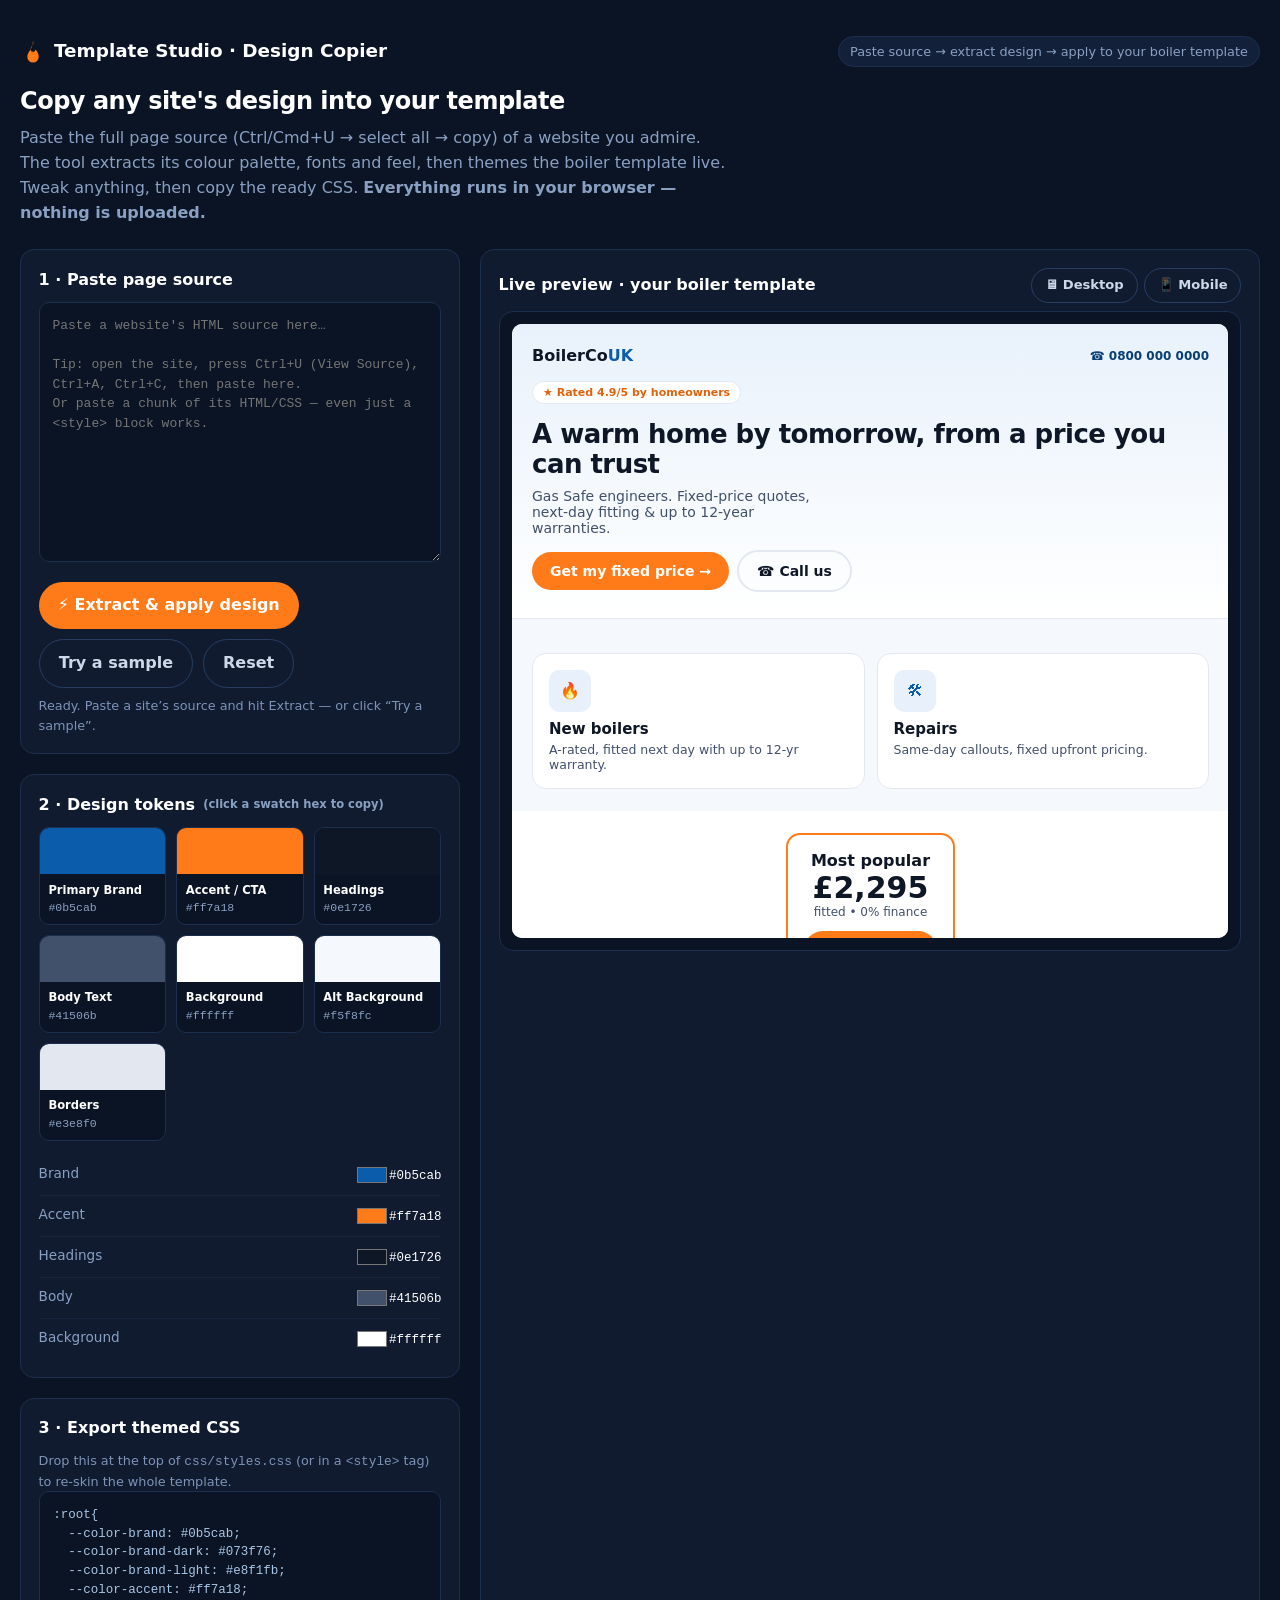
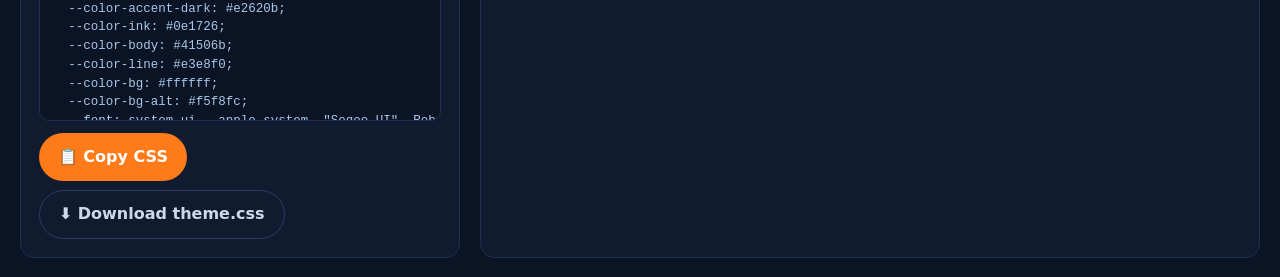
<file: tools/design-copier/index.html>
<!doctype html>
<html lang="en">
<head>
<meta charset="utf-8">
<meta name="viewport" content="width=device-width, initial-scale=1">
<title>Design Copier · BoilerCo Template Studio</title>
<meta name="robots" content="noindex">
<style>
  :root{
    --brand:#0b5cab;--accent:#ff7a18;--ink:#0e1726;--body:#41506b;--bg:#fff;--bg-alt:#f5f8fc;--line:#e3e8f0;
    --font:system-ui,-apple-system,"Segoe UI",Roboto,Helvetica,Arial,sans-serif;
  }
  *,*::before,*::after{box-sizing:border-box}*{margin:0}
  body{font-family:var(--font);background:#0b1424;color:#cdd8ea;line-height:1.55}
  .wrap{max-width:1320px;margin:0 auto;padding:1.25rem}
  header.top{display:flex;flex-wrap:wrap;align-items:center;justify-content:space-between;gap:1rem;padding-block:1rem}
  .logo{display:flex;align-items:center;gap:.5rem;font-weight:800;color:#fff;font-size:1.15rem}
  .logo svg{width:26px;height:26px}
  .tag{font-size:.8rem;color:#8aa0c2;background:#13203a;border:1px solid #1d2f4f;padding:.3rem .7rem;border-radius:999px}
  h1{font-size:1.5rem;color:#fff;letter-spacing:-.02em}
  .sub{color:#8aa0c2;margin-top:.35rem;max-width:70ch}
  .grid{display:grid;gap:1.25rem;grid-template-columns:1fr;margin-top:1.5rem}
  @media(min-width:1000px){.grid{grid-template-columns:minmax(0,440px) 1fr}}
  .panel{background:#101b30;border:1px solid #1d2f4f;border-radius:14px;padding:1.1rem}
  .panel h2{font-size:1rem;color:#fff;margin-bottom:.6rem;display:flex;align-items:center;gap:.5rem}
  textarea{width:100%;min-height:260px;resize:vertical;background:#0b1424;color:#cdd8ea;border:1px solid #1d2f4f;border-radius:10px;padding:.8rem;font:13px/1.5 ui-monospace,SFMono-Regular,Menlo,Consolas,monospace}
  textarea:focus{outline:none;border-color:var(--accent)}
  .row{display:flex;gap:.6rem;flex-wrap:wrap;margin-top:.75rem}
  button{font:inherit;font-weight:700;cursor:pointer;border:0;border-radius:999px;padding:.7rem 1.2rem;background:var(--accent);color:#fff;transition:filter .12s,transform .12s}
  button:hover{filter:brightness(1.08);transform:translateY(-1px)}
  button.ghost{background:transparent;border:1.5px solid #2a3e63;color:#cdd8ea}
  button.sm{padding:.4rem .8rem;font-size:.82rem}
  .hint{font-size:.8rem;color:#7e93b6;margin-top:.5rem}
  .swatches{display:grid;grid-template-columns:repeat(auto-fill,minmax(120px,1fr));gap:.6rem;margin-top:.4rem}
  .sw{border:1px solid #1d2f4f;border-radius:10px;overflow:hidden;background:#0b1424}
  .sw .chip{height:46px}
  .sw .meta{padding:.45rem .55rem;font-size:.72rem}
  .sw .meta b{display:block;color:#fff;text-transform:capitalize}
  .sw .meta code{color:#8aa0c2;font-size:.72rem;cursor:pointer}
  .tokrow{display:flex;justify-content:space-between;gap:1rem;padding:.5rem 0;border-bottom:1px solid #18253f;font-size:.85rem}
  .tokrow:last-child{border:0}
  .tokrow label{color:#8aa0c2}
  .tokrow input[type=color]{width:34px;height:24px;border:0;background:none;padding:0;cursor:pointer;vertical-align:middle}
  .tokrow .val{color:#fff;font-family:ui-monospace,monospace;font-size:.78rem}
  pre{background:#0b1424;border:1px solid #1d2f4f;border-radius:10px;padding:.85rem;overflow:auto;font:12.5px/1.5 ui-monospace,monospace;color:#a9c7e8;max-height:230px}
  .preview-head{display:flex;align-items:center;justify-content:space-between;gap:1rem;flex-wrap:wrap;margin-bottom:.5rem}
  .device{display:flex;gap:.4rem}
  .frameWrap{background:#0b1424;border:1px solid #1d2f4f;border-radius:14px;padding:.75rem;height:640px;overflow:auto}
  iframe.preview{width:100%;height:100%;border:0;border-radius:10px;background:#fff;transition:max-width .2s;margin:0 auto;display:block}
  .badge{font-size:.72rem;color:#8aa0c2}
  .ok{color:#5fd39a}.warn{color:#ffcf6b}
  .scanlist{font-size:.8rem;color:#8aa0c2;max-height:120px;overflow:auto;margin-top:.5rem}
  .scanlist div{display:flex;align-items:center;gap:.5rem;padding:.15rem 0}
  .scanlist i{width:14px;height:14px;border-radius:3px;display:inline-block;border:1px solid #2a3e63}
  details summary{cursor:pointer;color:#fff;font-weight:700;margin:.5rem 0}
  #hiddenStage{position:absolute;width:900px;height:1px;left:-9999px;top:0;opacity:0;pointer-events:none}
</style>
</head>
<body>
<div class="wrap">
  <header class="top">
    <div class="logo">
      <svg viewBox="0 0 32 32"><path fill="#ff7a18" d="M16 2c2 5-3 6-3 11a3 3 0 0 0 6 0c3 3 4 6 4 9a7 7 0 1 1-14 0c0-7 7-9 7-20z"/></svg>
      Template Studio · Design Copier
    </div>
    <span class="tag">Paste source → extract design → apply to your boiler template</span>
  </header>

  <h1>Copy any site's design into your template</h1>
  <p class="sub">Paste the full page source (Ctrl/Cmd+U → select all → copy) of a website you admire. The tool extracts its colour palette, fonts and feel, then themes the boiler template live. Tweak anything, then copy the ready CSS. <strong>Everything runs in your browser — nothing is uploaded.</strong></p>

  <div class="grid">
    <!-- LEFT: input + tokens -->
    <div>
      <div class="panel">
        <h2>1 · Paste page source</h2>
        <textarea id="src" placeholder="Paste a website's HTML source here…&#10;&#10;Tip: open the site, press Ctrl+U (View Source), Ctrl+A, Ctrl+C, then paste here.&#10;Or paste a chunk of its HTML/CSS — even just a <style> block works."></textarea>
        <div class="row">
          <button id="extractBtn">⚡ Extract &amp; apply design</button>
          <button class="ghost" id="sampleBtn">Try a sample</button>
          <button class="ghost" id="resetBtn">Reset</button>
        </div>
        <p class="hint" id="status">Waiting for source…</p>
        <div class="scanlist" id="scanlist" hidden></div>
      </div>

      <div class="panel" style="margin-top:1.25rem">
        <h2>2 · Design tokens <span class="badge">(click a swatch hex to copy)</span></h2>
        <div class="swatches" id="swatches"></div>
        <div style="margin-top:.9rem" id="tuner"></div>
      </div>

      <div class="panel" style="margin-top:1.25rem">
        <h2>3 · Export themed CSS</h2>
        <p class="hint">Drop this at the top of <code>css/styles.css</code> (or in a <code>&lt;style&gt;</code> tag) to re-skin the whole template.</p>
        <pre id="cssOut">:root { /* extract a design to generate */ }</pre>
        <div class="row">
          <button id="copyCss">📋 Copy CSS</button>
          <button class="ghost" id="downloadCss">⬇ Download theme.css</button>
        </div>
      </div>
    </div>

    <!-- RIGHT: live preview -->
    <div class="panel">
      <div class="preview-head">
        <h2 style="margin:0">Live preview · your boiler template</h2>
        <div class="device">
          <button class="ghost sm" data-w="100%">🖥 Desktop</button>
          <button class="ghost sm" data-w="390px">📱 Mobile</button>
        </div>
      </div>
      <div class="frameWrap">
        <iframe class="preview" id="preview" title="Themed template preview"></iframe>
      </div>
    </div>
  </div>
</div>

<!-- hidden stage renders the pasted source so we can read computed styles -->
<iframe id="hiddenStage" sandbox="allow-same-origin" aria-hidden="true"></iframe>

<script src="copier.js"></script>
</body>
</html>
</file>
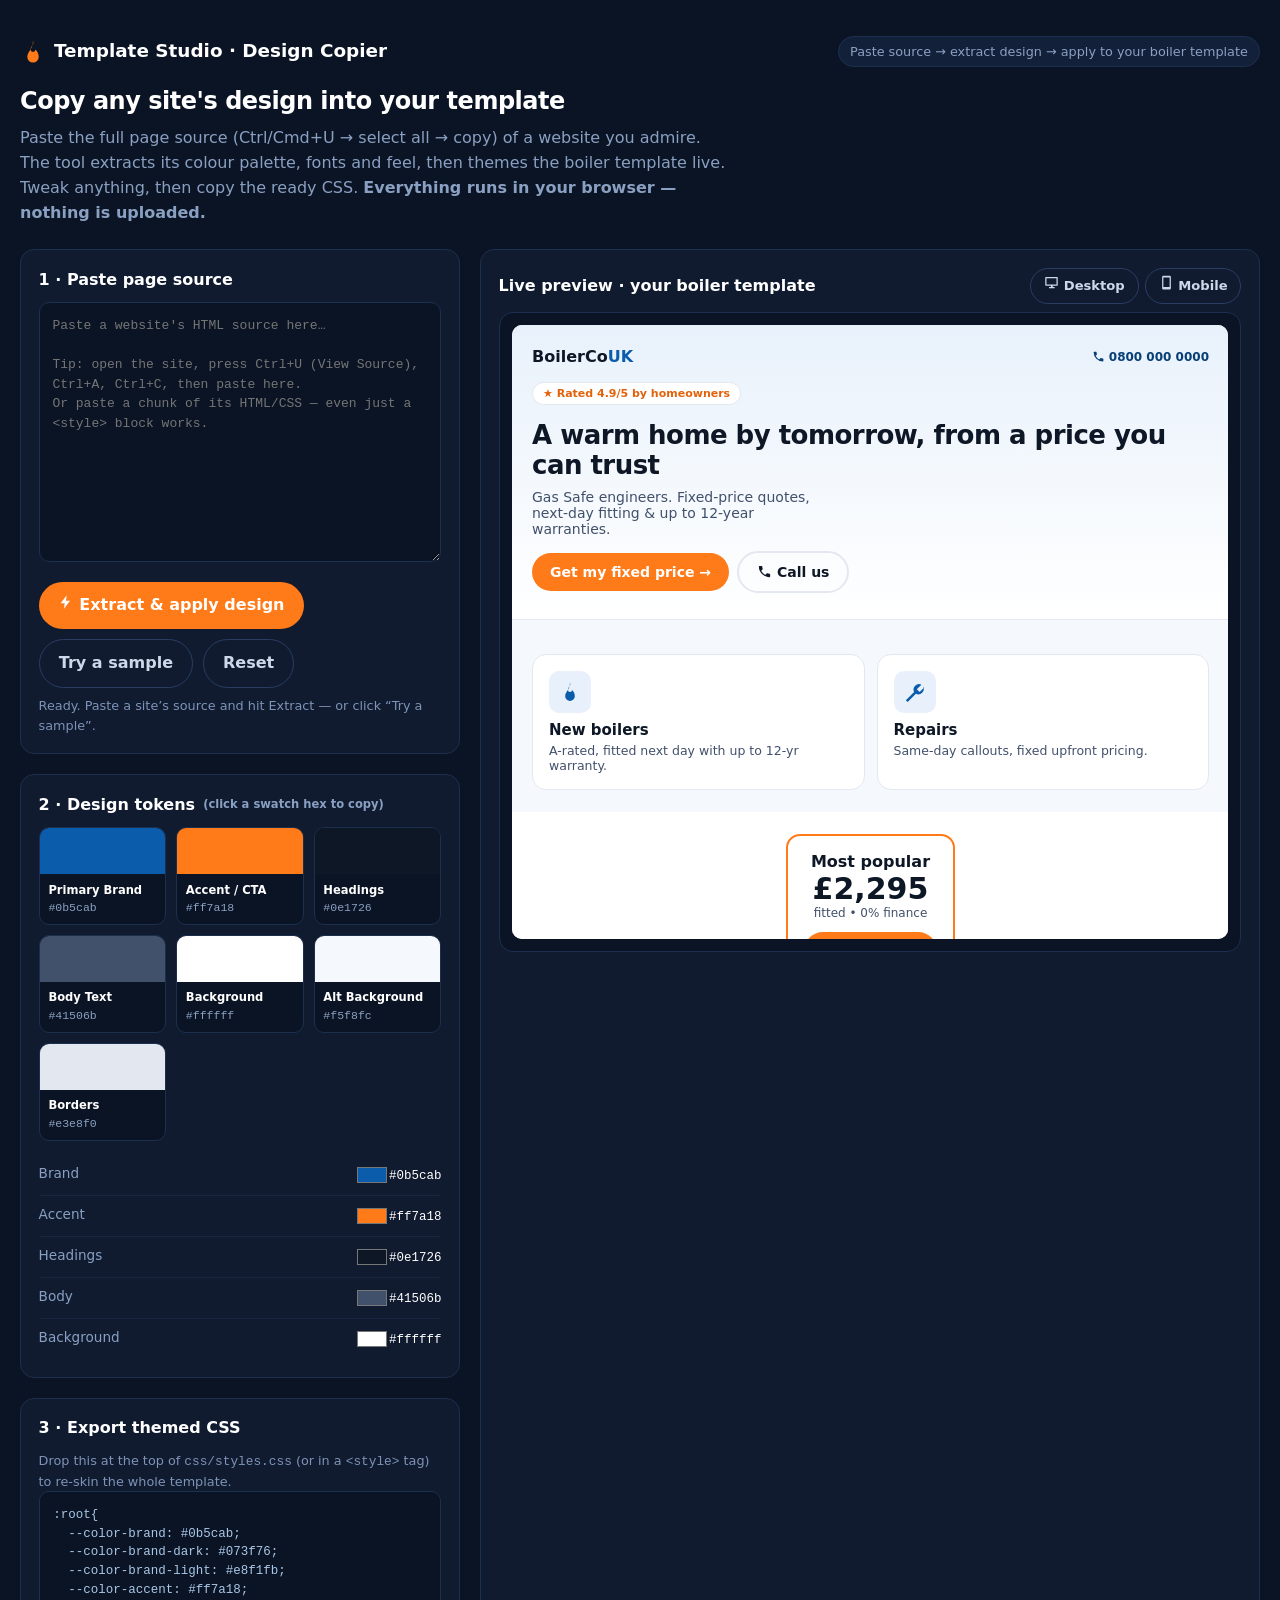
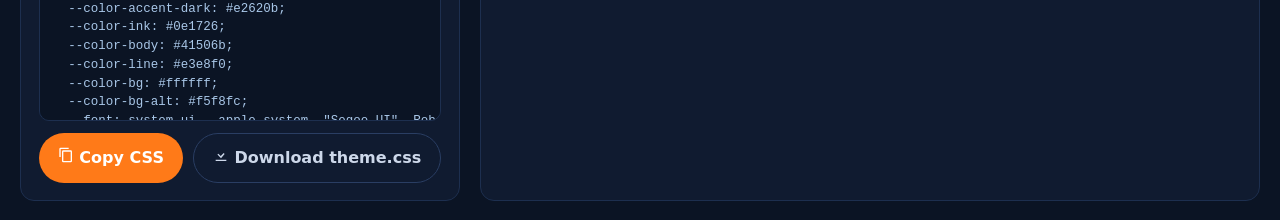
<file: public/tools/design-copier/index.html>
<!doctype html>
<html lang="en">
<head>
<meta charset="utf-8">
<meta name="viewport" content="width=device-width, initial-scale=1">
<title>Design Copier · BoilerCo Template Studio</title>
<meta name="robots" content="noindex">
<style>
  :root{
    --brand:#0b5cab;--accent:#ff7a18;--ink:#0e1726;--body:#41506b;--bg:#fff;--bg-alt:#f5f8fc;--line:#e3e8f0;
    --font:system-ui,-apple-system,"Segoe UI",Roboto,Helvetica,Arial,sans-serif;
  }
  *,*::before,*::after{box-sizing:border-box}*{margin:0}
  body{font-family:var(--font);background:#0b1424;color:#cdd8ea;line-height:1.55}
  .wrap{max-width:1320px;margin:0 auto;padding:1.25rem}
  header.top{display:flex;flex-wrap:wrap;align-items:center;justify-content:space-between;gap:1rem;padding-block:1rem}
  .logo{display:flex;align-items:center;gap:.5rem;font-weight:800;color:#fff;font-size:1.15rem}
  .logo svg{width:26px;height:26px}
  .tag{font-size:.8rem;color:#8aa0c2;background:#13203a;border:1px solid #1d2f4f;padding:.3rem .7rem;border-radius:999px}
  h1{font-size:1.5rem;color:#fff;letter-spacing:-.02em}
  .sub{color:#8aa0c2;margin-top:.35rem;max-width:70ch}
  .grid{display:grid;gap:1.25rem;grid-template-columns:1fr;margin-top:1.5rem}
  @media(min-width:1000px){.grid{grid-template-columns:minmax(0,440px) 1fr}}
  .panel{background:#101b30;border:1px solid #1d2f4f;border-radius:14px;padding:1.1rem}
  .panel h2{font-size:1rem;color:#fff;margin-bottom:.6rem;display:flex;align-items:center;gap:.5rem}
  textarea{width:100%;min-height:260px;resize:vertical;background:#0b1424;color:#cdd8ea;border:1px solid #1d2f4f;border-radius:10px;padding:.8rem;font:13px/1.5 ui-monospace,SFMono-Regular,Menlo,Consolas,monospace}
  textarea:focus{outline:none;border-color:var(--accent)}
  .row{display:flex;gap:.6rem;flex-wrap:wrap;margin-top:.75rem}
  button{font:inherit;font-weight:700;cursor:pointer;border:0;border-radius:999px;padding:.7rem 1.2rem;background:var(--accent);color:#fff;transition:filter .12s,transform .12s}
  button:hover{filter:brightness(1.08);transform:translateY(-1px)}
  button.ghost{background:transparent;border:1.5px solid #2a3e63;color:#cdd8ea}
  button.sm{padding:.4rem .8rem;font-size:.82rem}
  .hint{font-size:.8rem;color:#7e93b6;margin-top:.5rem}
  .swatches{display:grid;grid-template-columns:repeat(auto-fill,minmax(120px,1fr));gap:.6rem;margin-top:.4rem}
  .sw{border:1px solid #1d2f4f;border-radius:10px;overflow:hidden;background:#0b1424}
  .sw .chip{height:46px}
  .sw .meta{padding:.45rem .55rem;font-size:.72rem}
  .sw .meta b{display:block;color:#fff;text-transform:capitalize}
  .sw .meta code{color:#8aa0c2;font-size:.72rem;cursor:pointer}
  .tokrow{display:flex;justify-content:space-between;gap:1rem;padding:.5rem 0;border-bottom:1px solid #18253f;font-size:.85rem}
  .tokrow:last-child{border:0}
  .tokrow label{color:#8aa0c2}
  .tokrow input[type=color]{width:34px;height:24px;border:0;background:none;padding:0;cursor:pointer;vertical-align:middle}
  .tokrow .val{color:#fff;font-family:ui-monospace,monospace;font-size:.78rem}
  pre{background:#0b1424;border:1px solid #1d2f4f;border-radius:10px;padding:.85rem;overflow:auto;font:12.5px/1.5 ui-monospace,monospace;color:#a9c7e8;max-height:230px}
  .preview-head{display:flex;align-items:center;justify-content:space-between;gap:1rem;flex-wrap:wrap;margin-bottom:.5rem}
  .device{display:flex;gap:.4rem}
  .frameWrap{background:#0b1424;border:1px solid #1d2f4f;border-radius:14px;padding:.75rem;height:640px;overflow:auto}
  iframe.preview{width:100%;height:100%;border:0;border-radius:10px;background:#fff;transition:max-width .2s;margin:0 auto;display:block}
  .badge{font-size:.72rem;color:#8aa0c2}
  .ok{color:#5fd39a}.warn{color:#ffcf6b}
  .scanlist{font-size:.8rem;color:#8aa0c2;max-height:120px;overflow:auto;margin-top:.5rem}
  .scanlist div{display:flex;align-items:center;gap:.5rem;padding:.15rem 0}
  .scanlist i{width:14px;height:14px;border-radius:3px;display:inline-block;border:1px solid #2a3e63}
  details summary{cursor:pointer;color:#fff;font-weight:700;margin:.5rem 0}
  #hiddenStage{position:absolute;width:900px;height:1px;left:-9999px;top:0;opacity:0;pointer-events:none}
</style>
</head>
<body>
<div class="wrap">
  <header class="top">
    <div class="logo">
      <svg viewBox="0 0 32 32"><path fill="#ff7a18" d="M16 2c2 5-3 6-3 11a3 3 0 0 0 6 0c3 3 4 6 4 9a7 7 0 1 1-14 0c0-7 7-9 7-20z"/></svg>
      Template Studio · Design Copier
    </div>
    <span class="tag">Paste source → extract design → apply to your boiler template</span>
  </header>

  <h1>Copy any site's design into your template</h1>
  <p class="sub">Paste the full page source (Ctrl/Cmd+U → select all → copy) of a website you admire. The tool extracts its colour palette, fonts and feel, then themes the boiler template live. Tweak anything, then copy the ready CSS. <strong>Everything runs in your browser — nothing is uploaded.</strong></p>

  <div class="grid">
    <!-- LEFT: input + tokens -->
    <div>
      <div class="panel">
        <h2>1 · Paste page source</h2>
        <textarea id="src" placeholder="Paste a website's HTML source here…&#10;&#10;Tip: open the site, press Ctrl+U (View Source), Ctrl+A, Ctrl+C, then paste here.&#10;Or paste a chunk of its HTML/CSS — even just a <style> block works."></textarea>
        <div class="row">
          <button id="extractBtn"><svg width="16" height="16" viewBox="0 0 24 24" fill="currentColor" aria-hidden="true"><path d="M13 2 4 14h6l-1 8 9-12h-6z"/></svg> Extract &amp; apply design</button>
          <button class="ghost" id="sampleBtn">Try a sample</button>
          <button class="ghost" id="resetBtn">Reset</button>
        </div>
        <p class="hint" id="status">Waiting for source…</p>
        <div class="scanlist" id="scanlist" hidden></div>
      </div>

      <div class="panel" style="margin-top:1.25rem">
        <h2>2 · Design tokens <span class="badge">(click a swatch hex to copy)</span></h2>
        <div class="swatches" id="swatches"></div>
        <div style="margin-top:.9rem" id="tuner"></div>
      </div>

      <div class="panel" style="margin-top:1.25rem">
        <h2>3 · Export themed CSS</h2>
        <p class="hint">Drop this at the top of <code>css/styles.css</code> (or in a <code>&lt;style&gt;</code> tag) to re-skin the whole template.</p>
        <pre id="cssOut">:root { /* extract a design to generate */ }</pre>
        <div class="row">
          <button id="copyCss"><svg width="16" height="16" viewBox="0 0 24 24" fill="currentColor" aria-hidden="true"><path d="M16 1H4a2 2 0 0 0-2 2v12h2V3h12zm3 4H8a2 2 0 0 0-2 2v14a2 2 0 0 0 2 2h11a2 2 0 0 0 2-2V7a2 2 0 0 0-2-2zm0 16H8V7h11z"/></svg> Copy CSS</button>
          <button class="ghost" id="downloadCss"><svg width="16" height="16" viewBox="0 0 24 24" fill="currentColor" aria-hidden="true"><path d="M12 3v10l4-4 1.4 1.4L12 16.8 6.6 11.4 8 10l4 4zM4 19h16v2H4z"/></svg> Download theme.css</button>
        </div>
      </div>
    </div>

    <!-- RIGHT: live preview -->
    <div class="panel">
      <div class="preview-head">
        <h2 style="margin:0">Live preview · your boiler template</h2>
        <div class="device">
          <button class="ghost sm" data-w="100%"><svg width="15" height="15" viewBox="0 0 24 24" fill="currentColor" aria-hidden="true"><path d="M3 3h18a1 1 0 0 1 1 1v12a1 1 0 0 1-1 1h-7v2h3v2H8v-2h3v-2H3a1 1 0 0 1-1-1V4a1 1 0 0 1 1-1zm1 2v10h16V5z"/></svg> Desktop</button>
          <button class="ghost sm" data-w="390px"><svg width="15" height="15" viewBox="0 0 24 24" fill="currentColor" aria-hidden="true"><path d="M7 1h10a2 2 0 0 1 2 2v18a2 2 0 0 1-2 2H7a2 2 0 0 1-2-2V3a2 2 0 0 1 2-2zm0 3v15h10V4zm3 16h4v1h-4z"/></svg> Mobile</button>
        </div>
      </div>
      <div class="frameWrap">
        <iframe class="preview" id="preview" title="Themed template preview"></iframe>
      </div>
    </div>
  </div>
</div>

<!-- hidden stage renders the pasted source so we can read computed styles -->
<iframe id="hiddenStage" sandbox="allow-same-origin" aria-hidden="true"></iframe>

<script src="copier.js"></script>
</body>
</html>
</file>
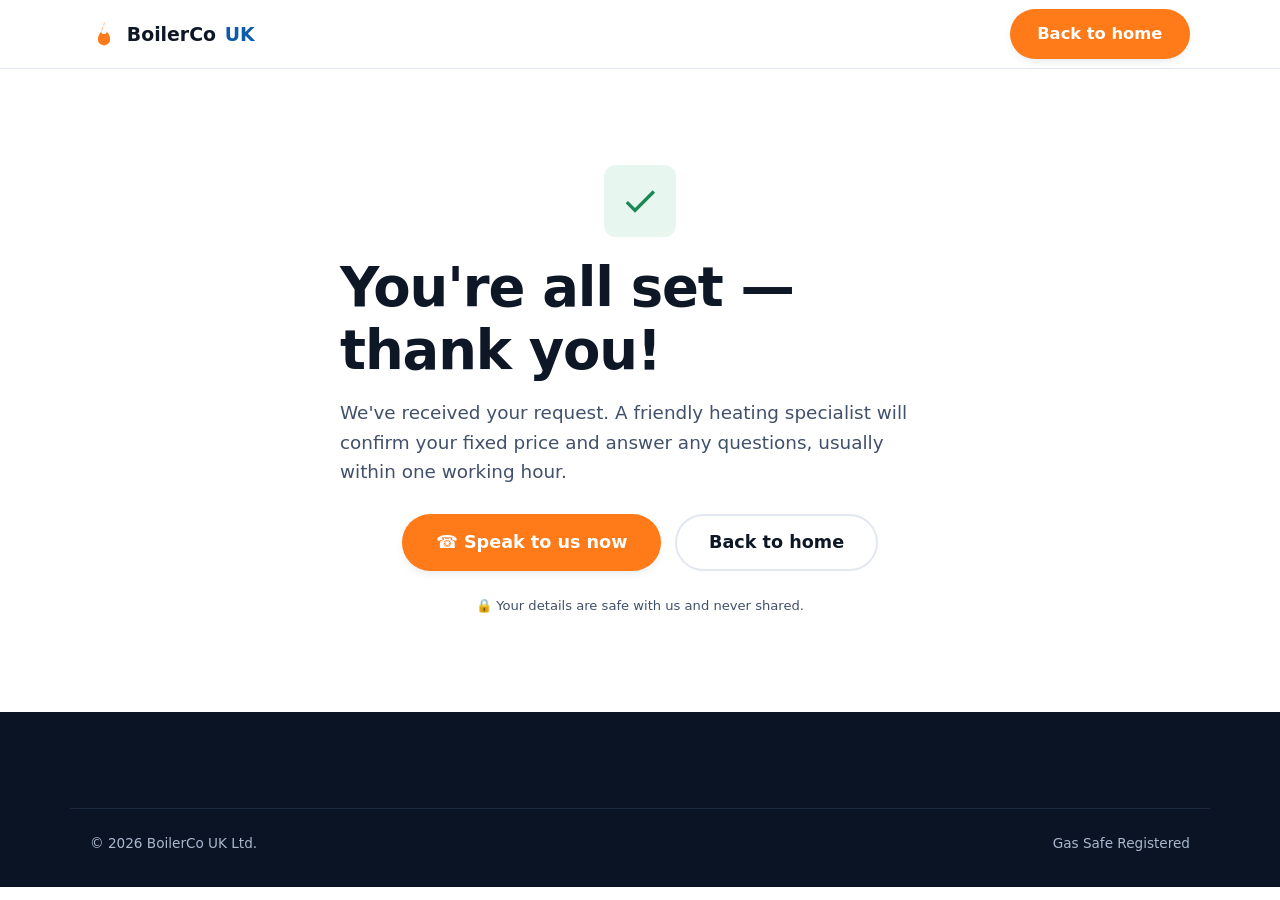
<file: thank-you.html>
<!doctype html>
<html lang="en-GB">
<head>
<meta charset="utf-8">
<meta name="viewport" content="width=device-width, initial-scale=1">
<title>Thank you — we'll be in touch | BoilerCo UK</title>
<meta name="description" content="Thanks for your request. A heating specialist will confirm your fixed price shortly.">
<meta name="robots" content="noindex">
<meta name="theme-color" content="#0b5cab">
<link rel="icon" href="data:image/svg+xml,%3Csvg xmlns='http://www.w3.org/2000/svg' viewBox='0 0 32 32'%3E%3Cpath fill='%23ff7a18' d='M16 2c2 5-3 6-3 11a3 3 0 0 0 6 0c3 3 4 6 4 9a7 7 0 1 1-14 0c0-7 7-9 7-20z'/%3E%3C/svg%3E">
<link rel="stylesheet" href="css/styles.css">
</head>
<body>
<header class="site-header">
  <div class="container nav">
    <a class="brand" href="/"><svg class="flame" viewBox="0 0 32 32" aria-hidden="true"><path fill="#ff7a18" d="M16 2c2 5-3 6-3 11a3 3 0 0 0 6 0c3 3 4 6 4 9a7 7 0 1 1-14 0c0-7 7-9 7-20z"/></svg> BoilerCo<span style="color:#0b5cab">UK</span></a>
    <a class="btn btn--primary" href="/">Back to home</a>
  </div>
</header>
<main id="main">
  <section class="section section--center">
    <div class="container" style="max-width:640px">
      <div class="card__icon" style="margin:0 auto 1.25rem;width:72px;height:72px;background:#e7f6ee;color:#1a8754">
        <svg width="40" height="40" viewBox="0 0 24 24" fill="currentColor" aria-hidden="true"><path d="M9 16.2 4.8 12l-1.4 1.4L9 19 21 7l-1.4-1.4z"/></svg>
      </div>
      <h1>You're all set — thank you!</h1>
      <p class="lead" style="margin-top:1rem">We've received your request. A friendly heating specialist will confirm your fixed price and answer any questions, usually within one working hour.</p>
      <div class="hero__actions" style="justify-content:center;margin-top:1.75rem">
        <a class="btn btn--primary btn--lg" href="tel:+448000000000">☎ Speak to us now</a>
        <a class="btn btn--ghost btn--lg" href="/">Back to home</a>
      </div>
      <p class="form-note" style="justify-content:center;margin-top:1.5rem">🔒 Your details are safe with us and never shared.</p>
    </div>
  </section>
</main>
<footer class="site-footer"><div class="container footer-bottom"><span>© 2026 BoilerCo UK Ltd.</span><span>Gas Safe Registered</span></div></footer>
</body>
</html>
</file>
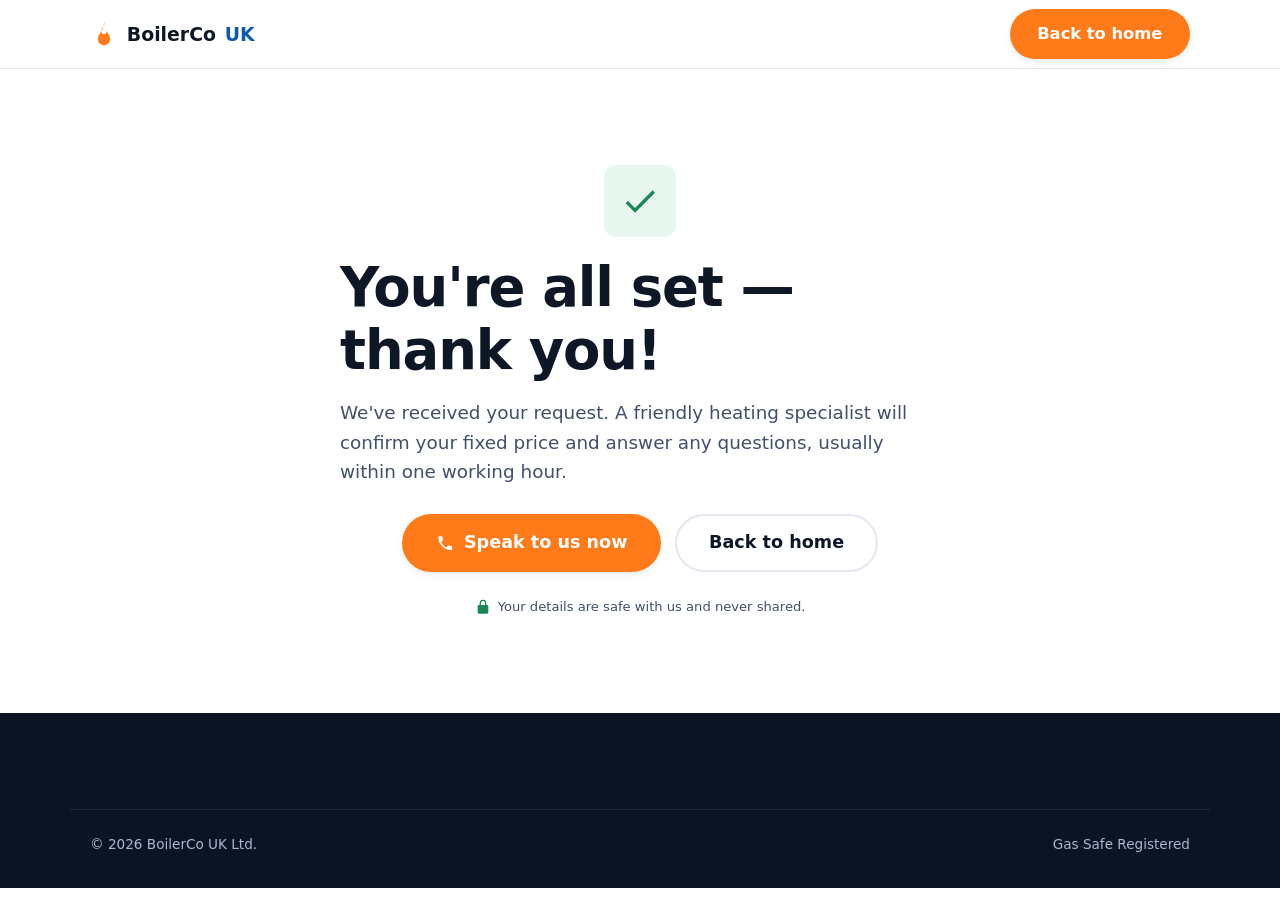
<file: public/thank-you.html>
<!doctype html>
<html lang="en-GB">
<head>
<meta charset="utf-8">
<meta name="viewport" content="width=device-width, initial-scale=1">
<title>Thank you — we'll be in touch | BoilerCo UK</title>
<meta name="description" content="Thanks for your request. A heating specialist will confirm your fixed price shortly.">
<meta name="robots" content="noindex">
<meta name="theme-color" content="#0b5cab">
<link rel="icon" href="data:image/svg+xml,%3Csvg xmlns='http://www.w3.org/2000/svg' viewBox='0 0 32 32'%3E%3Cpath fill='%23ff7a18' d='M16 2c2 5-3 6-3 11a3 3 0 0 0 6 0c3 3 4 6 4 9a7 7 0 1 1-14 0c0-7 7-9 7-20z'/%3E%3C/svg%3E">
<link rel="stylesheet" href="css/styles.css">
</head>
<body>
<header class="site-header">
  <div class="container nav">
    <a class="brand" href="/"><svg class="flame" viewBox="0 0 32 32" aria-hidden="true"><path fill="#ff7a18" d="M16 2c2 5-3 6-3 11a3 3 0 0 0 6 0c3 3 4 6 4 9a7 7 0 1 1-14 0c0-7 7-9 7-20z"/></svg> BoilerCo<span style="color:#0b5cab">UK</span></a>
    <a class="btn btn--primary" href="/">Back to home</a>
  </div>
</header>
<main id="main">
  <section class="section section--center">
    <div class="container" style="max-width:640px">
      <div class="card__icon" style="margin:0 auto 1.25rem;width:72px;height:72px;background:#e7f6ee;color:#1a8754">
        <svg width="40" height="40" viewBox="0 0 24 24" fill="currentColor" aria-hidden="true"><path d="M9 16.2 4.8 12l-1.4 1.4L9 19 21 7l-1.4-1.4z"/></svg>
      </div>
      <h1>You're all set — thank you!</h1>
      <p class="lead" style="margin-top:1rem">We've received your request. A friendly heating specialist will confirm your fixed price and answer any questions, usually within one working hour.</p>
      <div class="hero__actions" style="justify-content:center;margin-top:1.75rem">
        <a class="btn btn--primary btn--lg" href="tel:+448000000000"><svg class="ico" width="18" height="18" viewBox="0 0 24 24" fill="currentColor" aria-hidden="true"><path d="M6.6 10.8a15.1 15.1 0 0 0 6.6 6.6l2.2-2.2a1 1 0 0 1 1-.25 11.4 11.4 0 0 0 3.6.58 1 1 0 0 1 1 1V20a1 1 0 0 1-1 1A17 17 0 0 1 3 4a1 1 0 0 1 1-1h3.5a1 1 0 0 1 1 1 11.4 11.4 0 0 0 .58 3.6 1 1 0 0 1-.25 1z"/></svg> Speak to us now</a>
        <a class="btn btn--ghost btn--lg" href="/">Back to home</a>
      </div>
      <p class="form-note" style="justify-content:center;margin-top:1.5rem"><svg width="16" height="16" viewBox="0 0 24 24" fill="currentColor" aria-hidden="true"><path d="M12 1a5 5 0 0 0-5 5v3H6a2 2 0 0 0-2 2v9a2 2 0 0 0 2 2h12a2 2 0 0 0 2-2v-9a2 2 0 0 0-2-2h-1V6a5 5 0 0 0-5-5zm3 8H9V6a3 3 0 0 1 6 0z"/></svg> Your details are safe with us and never shared.</p>
    </div>
  </section>
</main>
<footer class="site-footer"><div class="container footer-bottom"><span>© 2026 BoilerCo UK Ltd.</span><span>Gas Safe Registered</span></div></footer>
</body>
</html>
</file>
<file: css/styles.css>
/* ==========================================================================
   BoilerCo UK — Marketing Template
   Plain static CSS, mobile-first, zero web-font requests (system stack).
   Designed for 100/100 Lighthouse (perf, a11y, best-practices, SEO).
   ========================================================================== */

/* ----- Design tokens (overridable by the Design Copier tool) -------------- */
:root {
  --color-brand:        #0b5cab;   /* primary blue  */
  --color-brand-dark:   #073f76;
  --color-brand-light:  #e8f1fb;
  --color-accent:       #ff7a18;   /* warm "heat" accent / CTA */
  --color-accent-dark:  #e2620b;
  --color-ink:          #0e1726;   /* near-black text */
  --color-body:         #41506b;   /* muted body text */
  --color-line:         #e3e8f0;
  --color-bg:           #ffffff;
  --color-bg-alt:       #f5f8fc;
  --color-success:      #1a8754;
  --color-star:         #ffb400;

  --radius:    14px;
  --radius-sm: 10px;
  --shadow:    0 10px 30px -12px rgba(13, 38, 76, .25);
  --shadow-sm: 0 4px 14px -8px rgba(13, 38, 76, .3);
  --container:  1140px;

  --font: system-ui, -apple-system, "Segoe UI", Roboto, Helvetica, Arial,
          sans-serif, "Apple Color Emoji", "Segoe UI Emoji";

  --space: clamp(3rem, 8vw, 6rem); /* vertical section rhythm */
}

/* ----- Reset / base ------------------------------------------------------- */
*, *::before, *::after { box-sizing: border-box; }
* { margin: 0; }
html { -webkit-text-size-adjust: 100%; scroll-behavior: smooth; }
body {
  font-family: var(--font);
  color: var(--color-body);
  background: var(--color-bg);
  line-height: 1.6;
  font-size: 1.0625rem;
  -webkit-font-smoothing: antialiased;
  text-rendering: optimizeLegibility;
}
img, svg, video { display: block; max-width: 100%; height: auto; }
a { color: var(--color-brand); text-decoration: none; }
a:hover { text-decoration: underline; }
h1, h2, h3, h4 { color: var(--color-ink); line-height: 1.15; font-weight: 800; letter-spacing: -.02em; }
h1 { font-size: clamp(2rem, 6vw, 3.4rem); }
h2 { font-size: clamp(1.6rem, 4.5vw, 2.5rem); }
h3 { font-size: 1.25rem; }
p  { color: var(--color-body); }
ul { padding-left: 1.1rem; }

:focus-visible { outline: 3px solid var(--color-accent); outline-offset: 2px; border-radius: 4px; }

/* ----- Layout helpers ----------------------------------------------------- */
.container { width: 100%; max-width: var(--container); margin-inline: auto; padding-inline: 1.25rem; }
.section { padding-block: var(--space); }
.section--alt { background: var(--color-bg-alt); }
.section--brand { background: var(--color-brand-dark); }
.eyebrow {
  display: inline-block; font-weight: 700; letter-spacing: .08em;
  text-transform: uppercase; font-size: .78rem; color: var(--color-accent-dark);
  margin-bottom: .75rem;
}
.section__head { max-width: 720px; margin-bottom: 2.5rem; }
.section--center .section__head { margin-inline: auto; text-align: center; }
.lead { font-size: 1.15rem; }
.text-muted { color: var(--color-body); }

/* ----- Buttons ------------------------------------------------------------ */
.btn {
  display: inline-flex; align-items: center; justify-content: center; gap: .5rem;
  font-weight: 700; font-size: 1.02rem; line-height: 1; cursor: pointer;
  padding: .95rem 1.6rem; border-radius: 999px; border: 2px solid transparent;
  transition: transform .12s ease, box-shadow .12s ease, background .12s ease;
  text-decoration: none; white-space: nowrap;
}
.btn:hover { text-decoration: none; transform: translateY(-2px); }
.btn:active { transform: translateY(0); }
.btn--primary { background: var(--color-accent); color: #fff; box-shadow: var(--shadow-sm); }
.btn--primary:hover { background: var(--color-accent-dark); }
.btn--ghost { background: transparent; color: var(--color-ink); border-color: var(--color-line); }
.btn--ghost:hover { border-color: var(--color-brand); color: var(--color-brand); }
.btn--light { background: #fff; color: var(--color-brand-dark); }
.btn--block { width: 100%; }
.btn--lg { padding: 1.1rem 2rem; font-size: 1.1rem; }

/* ----- Header / nav ------------------------------------------------------- */
.site-header {
  position: sticky; top: 0; z-index: 50; background: rgba(255,255,255,.92);
  backdrop-filter: saturate(1.4) blur(8px); border-bottom: 1px solid var(--color-line);
}
.nav { display: flex; align-items: center; justify-content: space-between; gap: 1rem; min-height: 68px; }
.brand { display: flex; align-items: center; gap: .55rem; font-weight: 800; color: var(--color-ink); font-size: 1.18rem; }
.brand:hover { text-decoration: none; }
.brand .flame { width: 28px; height: 28px; }
.nav__links { display: none; align-items: center; gap: 1.6rem; list-style: none; padding: 0; margin: 0; }
.nav__links a { color: var(--color-ink); font-weight: 600; font-size: .98rem; }
.nav__cta { display: none; align-items: center; gap: .9rem; }
.nav__phone { font-weight: 800; color: var(--color-brand-dark); white-space: nowrap; }
.nav__phone:hover { text-decoration: none; }
.nav__toggle {
  display: inline-flex; flex-direction: column; gap: 5px; background: none; border: 0;
  padding: 10px; cursor: pointer; border-radius: 8px;
}
.nav__toggle span { width: 24px; height: 2px; background: var(--color-ink); border-radius: 2px; transition: .2s; }
.nav__toggle[aria-expanded="true"] span:nth-child(1) { transform: translateY(7px) rotate(45deg); }
.nav__toggle[aria-expanded="true"] span:nth-child(2) { opacity: 0; }
.nav__toggle[aria-expanded="true"] span:nth-child(3) { transform: translateY(-7px) rotate(-45deg); }
.mobile-menu { display: none; border-top: 1px solid var(--color-line); background: #fff; }
.mobile-menu.open { display: block; }
.mobile-menu ul { list-style: none; margin: 0; padding: .5rem 1.25rem 1.25rem; }
.mobile-menu li { border-bottom: 1px solid var(--color-line); }
.mobile-menu a { display: block; padding: .9rem .25rem; color: var(--color-ink); font-weight: 600; }
.mobile-menu .btn { margin-top: 1rem; }

@media (min-width: 900px) {
  .nav__links, .nav__cta { display: flex; }
  .nav__toggle { display: none; }
}

/* ----- Hero --------------------------------------------------------------- */
.hero { position: relative; padding-block: clamp(2.5rem, 6vw, 4.5rem); overflow: hidden; }
.hero::before {
  content: ""; position: absolute; inset: 0; z-index: -1;
  background:
    radial-gradient(60% 80% at 85% 10%, rgba(255,122,24,.12), transparent 60%),
    linear-gradient(180deg, var(--color-brand-light), #fff 70%);
}
.hero__grid { display: grid; gap: 2.5rem; align-items: center; }
.hero__trust { display: inline-flex; align-items: center; gap: .5rem; background: #fff;
  border: 1px solid var(--color-line); padding: .4rem .85rem; border-radius: 999px;
  font-size: .85rem; font-weight: 600; color: var(--color-ink); box-shadow: var(--shadow-sm); }
.hero h1 { margin-block: 1rem .9rem; }
.hero__sub { font-size: 1.18rem; max-width: 36ch; }
.hero__actions { display: flex; flex-wrap: wrap; gap: .85rem; margin-top: 1.6rem; }
.hero__bullets { list-style: none; padding: 0; margin: 1.6rem 0 0; display: grid; gap: .55rem; }
.hero__bullets li { display: flex; align-items: center; gap: .55rem; font-weight: 600; color: var(--color-ink); }
.hero__bullets svg { color: var(--color-success); flex: none; }
.hero__card {
  background: #fff; border: 1px solid var(--color-line); border-radius: var(--radius);
  box-shadow: var(--shadow); padding: 1.5rem;
}

@media (min-width: 900px) {
  .hero__grid { grid-template-columns: 1.1fr .9fr; gap: 3.5rem; }
}

/* ----- Trust bar ---------------------------------------------------------- */
.logos { display: flex; flex-wrap: wrap; align-items: center; justify-content: center; gap: 1.5rem 2.5rem; }
.logos span { font-weight: 800; color: #93a1ba; letter-spacing: .02em; font-size: 1.05rem; }
.ratings { display: flex; flex-wrap: wrap; gap: 1.5rem; justify-content: center; align-items: center; margin-top: 1.5rem; }
.rating { display: flex; align-items: center; gap: .5rem; font-weight: 600; color: var(--color-ink); }
.stars { display: inline-flex; color: var(--color-star); }

/* ----- Cards / grid ------------------------------------------------------- */
.grid { display: grid; gap: 1.25rem; }
.grid--3 { grid-template-columns: 1fr; }
.grid--2 { grid-template-columns: 1fr; }
.grid--4 { grid-template-columns: 1fr 1fr; }
@media (min-width: 700px) { .grid--3 { grid-template-columns: 1fr 1fr; } }
@media (min-width: 900px) {
  .grid--3 { grid-template-columns: repeat(3, 1fr); }
  .grid--2 { grid-template-columns: 1fr 1fr; }
  .grid--4 { grid-template-columns: repeat(4, 1fr); }
}
.card {
  background: #fff; border: 1px solid var(--color-line); border-radius: var(--radius);
  padding: 1.6rem; box-shadow: var(--shadow-sm); transition: transform .15s ease, box-shadow .15s ease;
}
.card:hover { transform: translateY(-4px); box-shadow: var(--shadow); }
.card__icon {
  width: 52px; height: 52px; border-radius: 12px; display: grid; place-items: center;
  background: var(--color-brand-light); color: var(--color-brand); margin-bottom: 1rem;
}
.card h3 { margin-bottom: .5rem; }
.card p { font-size: .98rem; }
.card__link { display: inline-flex; align-items: center; gap: .35rem; font-weight: 700; margin-top: 1rem; }

/* ----- Steps -------------------------------------------------------------- */
.steps { counter-reset: step; display: grid; gap: 1.5rem; }
@media (min-width: 800px) { .steps { grid-template-columns: repeat(3, 1fr); } }
.step { position: relative; padding-top: 3.5rem; }
.step::before {
  counter-increment: step; content: counter(step);
  position: absolute; top: 0; left: 0; width: 48px; height: 48px; border-radius: 50%;
  background: var(--color-accent); color: #fff; font-weight: 800; font-size: 1.3rem;
  display: grid; place-items: center; box-shadow: var(--shadow-sm);
}
.step h3 { margin-bottom: .4rem; }

/* ----- Pricing ------------------------------------------------------------ */
.price-grid { display: grid; gap: 1.25rem; }
@media (min-width: 800px) { .price-grid { grid-template-columns: repeat(3, 1fr); } }
.price {
  background: #fff; border: 1px solid var(--color-line); border-radius: var(--radius);
  padding: 1.75rem; display: flex; flex-direction: column;
}
.price--featured { border: 2px solid var(--color-accent); box-shadow: var(--shadow); position: relative; }
.price__badge {
  position: absolute; top: -14px; left: 50%; transform: translateX(-50%);
  background: var(--color-accent); color: #fff; font-size: .75rem; font-weight: 800;
  letter-spacing: .06em; text-transform: uppercase; padding: .35rem .9rem; border-radius: 999px;
}
.price__name { font-weight: 800; color: var(--color-ink); font-size: 1.2rem; }
.price__amount { font-size: 2.5rem; font-weight: 800; color: var(--color-ink); margin: .5rem 0 .25rem; }
.price__amount small { font-size: 1rem; font-weight: 600; color: var(--color-body); }
.price__list { list-style: none; padding: 0; margin: 1.25rem 0; display: grid; gap: .6rem; flex: 1; }
.price__list li { display: flex; gap: .55rem; align-items: flex-start; font-size: .96rem; }
.price__list svg { color: var(--color-success); flex: none; margin-top: 3px; }

/* ----- Testimonials ------------------------------------------------------- */
.quote {
  background: #fff; border: 1px solid var(--color-line); border-radius: var(--radius);
  padding: 1.6rem; box-shadow: var(--shadow-sm); display: flex; flex-direction: column; gap: 1rem;
}
.quote__stars { color: var(--color-star); }
.quote p { color: var(--color-ink); font-size: 1.02rem; }
.quote__author { display: flex; align-items: center; gap: .75rem; margin-top: auto; }
.avatar {
  width: 44px; height: 44px; border-radius: 50%; background: var(--color-brand);
  color: #fff; font-weight: 800; display: grid; place-items: center; flex: none;
}
.quote__author b { color: var(--color-ink); }
.quote__author span { font-size: .85rem; color: var(--color-body); display: block; }

/* ----- Stats -------------------------------------------------------------- */
.stats { display: grid; grid-template-columns: 1fr 1fr; gap: 1.5rem; text-align: center; }
@media (min-width: 800px) { .stats { grid-template-columns: repeat(4, 1fr); } }
.stat b { display: block; font-size: clamp(2rem, 5vw, 2.8rem); font-weight: 800; color: #fff; line-height: 1; }
.stat span { color: #bcd3ec; font-weight: 600; }

/* ----- Quote form (lead capture) ----------------------------------------- */
.lead-form { display: grid; gap: 1rem; }
.lead-form__step { display: none; }
.lead-form__step.active { display: grid; gap: 1rem; animation: fade .25s ease; }
@keyframes fade { from { opacity: 0; transform: translateY(6px); } to { opacity: 1; transform: none; } }
.field label { display: block; font-weight: 700; color: var(--color-ink); margin-bottom: .4rem; font-size: .95rem; }
.field input, .field select, .field textarea {
  width: 100%; font: inherit; padding: .85rem .9rem; border: 1.5px solid var(--color-line);
  border-radius: var(--radius-sm); background: #fff; color: var(--color-ink);
}
.field input:focus, .field select:focus, .field textarea:focus { outline: none; border-color: var(--color-brand); }
.choice-grid { display: grid; grid-template-columns: 1fr 1fr; gap: .65rem; }
.choice { position: relative; }
.choice input { position: absolute; opacity: 0; inset: 0; cursor: pointer; }
.choice span {
  display: flex; align-items: center; justify-content: center; gap: .4rem; text-align: center;
  padding: .9rem .5rem; border: 1.5px solid var(--color-line); border-radius: var(--radius-sm);
  font-weight: 700; color: var(--color-ink); cursor: pointer; min-height: 56px;
}
.choice input:checked + span { border-color: var(--color-accent); background: #fff6ef; color: var(--color-accent-dark); }
.choice input:focus-visible + span { outline: 3px solid var(--color-accent); outline-offset: 2px; }
.form-progress { height: 6px; background: var(--color-line); border-radius: 999px; overflow: hidden; }
.form-progress span { display: block; height: 100%; background: var(--color-accent); width: 33%; transition: width .3s ease; }
.form-actions { display: flex; gap: .75rem; }
.form-note { font-size: .82rem; color: var(--color-body); display: flex; align-items: center; gap: .4rem; }

/* ----- FAQ ---------------------------------------------------------------- */
.faq { display: grid; gap: .75rem; max-width: 760px; margin-inline: auto; }
.faq details {
  background: #fff; border: 1px solid var(--color-line); border-radius: var(--radius-sm); padding: 0 1.2rem;
}
.faq summary {
  cursor: pointer; font-weight: 700; color: var(--color-ink); padding: 1.1rem 0; list-style: none;
  display: flex; justify-content: space-between; align-items: center; gap: 1rem;
}
.faq summary::-webkit-details-marker { display: none; }
.faq summary::after { content: "+"; font-size: 1.5rem; color: var(--color-accent); font-weight: 400; line-height: 1; }
.faq details[open] summary::after { content: "\2013"; }
.faq details p { padding-bottom: 1.1rem; }

/* ----- CTA band ----------------------------------------------------------- */
.cta-band { background: var(--color-brand-dark); color: #fff; text-align: center; }
.cta-band h2 { color: #fff; }
.cta-band p { color: #cfe0f3; max-width: 600px; margin: .75rem auto 1.75rem; }
.cta-band .btn--ghost { color: #fff; border-color: rgba(255,255,255,.35); }

/* ----- Footer ------------------------------------------------------------- */
.site-footer { background: #0b1424; color: #aab8cf; padding-block: 3.5rem 2rem; }
.footer-grid { display: grid; gap: 2rem; grid-template-columns: 1fr; }
@media (min-width: 800px) { .footer-grid { grid-template-columns: 2fr 1fr 1fr 1fr; } }
.site-footer h4 { color: #fff; font-size: 1rem; margin-bottom: 1rem; }
.site-footer a { color: #aab8cf; }
.site-footer a:hover { color: #fff; }
.site-footer ul { list-style: none; padding: 0; display: grid; gap: .6rem; }
.footer-brand .brand { color: #fff; margin-bottom: 1rem; }
.footer-bottom {
  border-top: 1px solid #1c2a40; margin-top: 2.5rem; padding-top: 1.5rem;
  display: flex; flex-wrap: wrap; gap: 1rem; justify-content: space-between; font-size: .85rem;
}

/* ----- Sticky mobile call bar (high-converting) --------------------------- */
.call-bar {
  position: fixed; left: 0; right: 0; bottom: 0; z-index: 60; display: grid; grid-template-columns: 1fr 1fr;
  background: #fff; border-top: 1px solid var(--color-line); box-shadow: 0 -6px 24px -12px rgba(0,0,0,.35);
  padding: .6rem .75rem; gap: .6rem; padding-bottom: calc(.6rem + env(safe-area-inset-bottom));
}
.call-bar .btn { width: 100%; padding: .8rem; }
.call-bar .btn--call { background: var(--color-success); color: #fff; }
@media (min-width: 900px) { .call-bar { display: none; } body { padding-bottom: 0 !important; } }

/* ----- Utilities ---------------------------------------------------------- */
.sr-only {
  position: absolute; width: 1px; height: 1px; padding: 0; margin: -1px; overflow: hidden;
  clip: rect(0,0,0,0); white-space: nowrap; border: 0;
}
.text-center { text-align: center; }
.mt-2 { margin-top: 2rem; }
.skip-link {
  position: absolute; left: -999px; top: 0; background: var(--color-accent); color: #fff;
  padding: .75rem 1rem; z-index: 100; border-radius: 0 0 8px 0;
}
.skip-link:focus { left: 0; }

@media (prefers-reduced-motion: reduce) {
  * { animation: none !important; scroll-behavior: auto !important; transition: none !important; }
}
</file>
<file: public/css/styles.css>
/* ==========================================================================
   BoilerCo UK — Marketing Template
   Plain static CSS, mobile-first, zero web-font requests (system stack).
   Designed for 100/100 Lighthouse (perf, a11y, best-practices, SEO).
   ========================================================================== */

/* ----- Design tokens (overridable by the Design Copier tool) -------------- */
:root {
  --color-brand:        #0b5cab;   /* primary blue  */
  --color-brand-dark:   #073f76;
  --color-brand-light:  #e8f1fb;
  --color-accent:       #ff7a18;   /* warm "heat" accent / CTA */
  --color-accent-dark:  #e2620b;
  --color-ink:          #0e1726;   /* near-black text */
  --color-body:         #41506b;   /* muted body text */
  --color-line:         #e3e8f0;
  --color-bg:           #ffffff;
  --color-bg-alt:       #f5f8fc;
  --color-success:      #1a8754;
  --color-star:         #ffb400;

  --radius:    14px;
  --radius-sm: 10px;
  --shadow:    0 10px 30px -12px rgba(13, 38, 76, .25);
  --shadow-sm: 0 4px 14px -8px rgba(13, 38, 76, .3);
  --container:  1140px;

  --font: system-ui, -apple-system, "Segoe UI", Roboto, Helvetica, Arial,
          sans-serif, "Apple Color Emoji", "Segoe UI Emoji";

  --space: clamp(3rem, 8vw, 6rem); /* vertical section rhythm */
}

/* ----- Reset / base ------------------------------------------------------- */
*, *::before, *::after { box-sizing: border-box; }
* { margin: 0; }
html { -webkit-text-size-adjust: 100%; scroll-behavior: smooth; overflow-x: clip; }
body {
  font-family: var(--font);
  color: var(--color-body);
  background: var(--color-bg);
  line-height: 1.6;
  font-size: 1.0625rem;
  -webkit-font-smoothing: antialiased;
  text-rendering: optimizeLegibility;
  overflow-x: clip;
  /* room for the fixed mobile call-bar so it never covers the footer */
  padding-bottom: calc(64px + env(safe-area-inset-bottom));
}
@media (min-width: 900px) { body { padding-bottom: 0; } }
img, svg, video { display: block; max-width: 100%; height: auto; }
a { color: var(--color-brand); text-decoration: none; }
a:hover { text-decoration: underline; }
h1, h2, h3, h4 { color: var(--color-ink); line-height: 1.15; font-weight: 800; letter-spacing: -.02em; }
h1 { font-size: clamp(2rem, 6vw, 3.4rem); }
h2 { font-size: clamp(1.6rem, 4.5vw, 2.5rem); }
h3 { font-size: 1.25rem; }
p  { color: var(--color-body); }
ul { padding-left: 1.1rem; }

:focus-visible { outline: 3px solid var(--color-accent); outline-offset: 2px; border-radius: 4px; }

/* ----- Layout helpers ----------------------------------------------------- */
.container { width: 100%; max-width: var(--container); margin-inline: auto; padding-inline: 1.25rem; }
.section { padding-block: var(--space); }
.section--alt { background: var(--color-bg-alt); }
.section--brand { background: var(--color-brand-dark); }
.eyebrow {
  display: inline-block; font-weight: 700; letter-spacing: .08em;
  text-transform: uppercase; font-size: .78rem; color: var(--color-accent-dark);
  margin-bottom: .75rem;
}
.section__head { max-width: 720px; margin-bottom: 2.5rem; }
.section--center .section__head { margin-inline: auto; text-align: center; }
.lead { font-size: 1.15rem; }
.text-muted { color: var(--color-body); }

/* ----- Buttons ------------------------------------------------------------ */
.btn {
  display: inline-flex; align-items: center; justify-content: center; gap: .5rem;
  font-weight: 700; font-size: 1.02rem; line-height: 1; cursor: pointer;
  padding: .95rem 1.6rem; border-radius: 999px; border: 2px solid transparent;
  transition: transform .12s ease, box-shadow .12s ease, background .12s ease;
  text-decoration: none; white-space: nowrap;
}
.btn:hover { text-decoration: none; transform: translateY(-2px); }
.btn:active { transform: translateY(0); }
.btn--primary { background: var(--color-accent); color: #fff; box-shadow: var(--shadow-sm); }
.btn--primary:hover { background: var(--color-accent-dark); }
.btn--ghost { background: transparent; color: var(--color-ink); border-color: var(--color-line); }
.btn--ghost:hover { border-color: var(--color-brand); color: var(--color-brand); }
.btn--light { background: #fff; color: var(--color-brand-dark); }
.btn--block { width: 100%; }
.btn--lg { padding: 1.1rem 2rem; font-size: 1.1rem; }

/* ----- Header / nav ------------------------------------------------------- */
.site-header {
  position: sticky; top: 0; z-index: 50; background: rgba(255,255,255,.92);
  backdrop-filter: saturate(1.4) blur(8px); border-bottom: 1px solid var(--color-line);
}
.nav { display: flex; align-items: center; justify-content: space-between; gap: 1rem; min-height: 68px; }
.brand { display: flex; align-items: center; gap: .55rem; font-weight: 800; color: var(--color-ink); font-size: 1.18rem; }
.brand:hover { text-decoration: none; }
.brand .flame { width: 28px; height: 28px; }
.nav__links { display: none; align-items: center; gap: 1.6rem; list-style: none; padding: 0; margin: 0; }
.nav__links a { color: var(--color-ink); font-weight: 600; font-size: .98rem; }
.nav__cta { display: none; align-items: center; gap: .9rem; }
.nav__phone { font-weight: 800; color: var(--color-brand-dark); white-space: nowrap; }
.nav__phone:hover { text-decoration: none; }
.nav__toggle {
  display: inline-flex; flex-direction: column; gap: 5px; background: none; border: 0;
  padding: 10px; cursor: pointer; border-radius: 8px;
}
.nav__toggle span { width: 24px; height: 2px; background: var(--color-ink); border-radius: 2px; transition: .2s; }
.nav__toggle[aria-expanded="true"] span:nth-child(1) { transform: translateY(7px) rotate(45deg); }
.nav__toggle[aria-expanded="true"] span:nth-child(2) { opacity: 0; }
.nav__toggle[aria-expanded="true"] span:nth-child(3) { transform: translateY(-7px) rotate(-45deg); }
.mobile-menu { display: none; border-top: 1px solid var(--color-line); background: #fff; }
.mobile-menu.open { display: block; }
.mobile-menu ul { list-style: none; margin: 0; padding: .5rem 1.25rem 1.25rem; }
.mobile-menu li { border-bottom: 1px solid var(--color-line); }
.mobile-menu a { display: block; padding: .9rem .25rem; color: var(--color-ink); font-weight: 600; }
.mobile-menu .btn { margin-top: 1rem; }

@media (min-width: 900px) {
  .nav__links, .nav__cta { display: flex; }
  .nav__toggle { display: none; }
}

/* ----- Hero --------------------------------------------------------------- */
.hero { position: relative; padding-block: clamp(2.5rem, 6vw, 4.5rem); overflow: hidden; }
.hero::before {
  content: ""; position: absolute; inset: 0; z-index: -1;
  background:
    radial-gradient(60% 80% at 85% 10%, rgba(255,122,24,.12), transparent 60%),
    linear-gradient(180deg, var(--color-brand-light), #fff 70%);
}
.hero__grid { display: grid; gap: 2.5rem; align-items: center; }
.hero__trust { display: inline-flex; align-items: center; gap: .5rem; background: #fff;
  border: 1px solid var(--color-line); padding: .4rem .85rem; border-radius: 999px;
  font-size: .85rem; font-weight: 600; color: var(--color-ink); box-shadow: var(--shadow-sm); }
.hero h1 { margin-block: 1rem .9rem; }
.hero__sub { font-size: 1.18rem; max-width: 36ch; }
.hero__actions { display: flex; flex-wrap: wrap; gap: .85rem; margin-top: 1.6rem; }
.hero__bullets { list-style: none; padding: 0; margin: 1.6rem 0 0; display: grid; gap: .55rem; }
.hero__bullets li { display: flex; align-items: center; gap: .55rem; font-weight: 600; color: var(--color-ink); }
.hero__bullets svg { color: var(--color-success); flex: none; }
.hero__card {
  background: #fff; border: 1px solid var(--color-line); border-radius: var(--radius);
  box-shadow: var(--shadow); padding: 1.5rem;
}

@media (min-width: 900px) {
  .hero__grid { grid-template-columns: 1.1fr .9fr; gap: 3.5rem; }
}

/* ----- Trust bar ---------------------------------------------------------- */
.logos { display: flex; flex-wrap: wrap; align-items: center; justify-content: center; gap: 1.5rem 2.5rem; }
.logos span { font-weight: 800; color: #93a1ba; letter-spacing: .02em; font-size: 1.05rem; }
.ratings { display: flex; flex-wrap: wrap; gap: 1.5rem; justify-content: center; align-items: center; margin-top: 1.5rem; }
.rating { display: flex; align-items: center; gap: .5rem; font-weight: 600; color: var(--color-ink); }
.stars { display: inline-flex; color: var(--color-star); }

/* ----- Cards / grid ------------------------------------------------------- */
.grid { display: grid; gap: 1.25rem; }
.grid--3 { grid-template-columns: 1fr; }
.grid--2 { grid-template-columns: 1fr; }
.grid--4 { grid-template-columns: 1fr 1fr; }
@media (min-width: 700px) { .grid--3 { grid-template-columns: 1fr 1fr; } }
@media (min-width: 900px) {
  .grid--3 { grid-template-columns: repeat(3, 1fr); }
  .grid--2 { grid-template-columns: 1fr 1fr; }
  .grid--4 { grid-template-columns: repeat(4, 1fr); }
}
.card {
  background: #fff; border: 1px solid var(--color-line); border-radius: var(--radius);
  padding: 1.6rem; box-shadow: var(--shadow-sm); transition: transform .15s ease, box-shadow .15s ease;
}
.card:hover { transform: translateY(-4px); box-shadow: var(--shadow); }
.card__icon {
  width: 52px; height: 52px; border-radius: 12px; display: grid; place-items: center;
  background: var(--color-brand-light); color: var(--color-brand); margin-bottom: 1rem;
}
.card h3 { margin-bottom: .5rem; }
.card p { font-size: .98rem; }
.card__link { display: inline-flex; align-items: center; gap: .35rem; font-weight: 700; margin-top: 1rem; }

/* ----- Steps -------------------------------------------------------------- */
.steps { counter-reset: step; display: grid; gap: 1.5rem; }
@media (min-width: 800px) { .steps { grid-template-columns: repeat(3, 1fr); } }
.step { position: relative; padding-top: 3.5rem; }
.step::before {
  counter-increment: step; content: counter(step);
  position: absolute; top: 0; left: 0; width: 48px; height: 48px; border-radius: 50%;
  background: var(--color-accent); color: #fff; font-weight: 800; font-size: 1.3rem;
  display: grid; place-items: center; box-shadow: var(--shadow-sm);
}
.step h3 { margin-bottom: .4rem; }

/* ----- Pricing ------------------------------------------------------------ */
.price-grid { display: grid; gap: 1.25rem; }
@media (min-width: 800px) { .price-grid { grid-template-columns: repeat(3, 1fr); } }
.price {
  background: #fff; border: 1px solid var(--color-line); border-radius: var(--radius);
  padding: 1.75rem; display: flex; flex-direction: column;
}
.price--featured { border: 2px solid var(--color-accent); box-shadow: var(--shadow); position: relative; }
.price__badge {
  position: absolute; top: -14px; left: 50%; transform: translateX(-50%);
  background: var(--color-accent); color: #fff; font-size: .75rem; font-weight: 800;
  letter-spacing: .06em; text-transform: uppercase; padding: .35rem .9rem; border-radius: 999px;
}
.price__name { font-weight: 800; color: var(--color-ink); font-size: 1.2rem; }
.price__amount { font-size: 2.5rem; font-weight: 800; color: var(--color-ink); margin: .5rem 0 .25rem; }
.price__amount small { font-size: 1rem; font-weight: 600; color: var(--color-body); }
.price__list { list-style: none; padding: 0; margin: 1.25rem 0; display: grid; gap: .6rem; flex: 1; }
.price__list li { display: flex; gap: .55rem; align-items: flex-start; font-size: .96rem; }
.price__list svg { color: var(--color-success); flex: none; margin-top: 3px; }

/* ----- Testimonials ------------------------------------------------------- */
.quote {
  background: #fff; border: 1px solid var(--color-line); border-radius: var(--radius);
  padding: 1.6rem; box-shadow: var(--shadow-sm); display: flex; flex-direction: column; gap: 1rem;
}
.quote__stars { color: var(--color-star); }
.quote p { color: var(--color-ink); font-size: 1.02rem; }
.quote__author { display: flex; align-items: center; gap: .75rem; margin-top: auto; }
.avatar {
  width: 44px; height: 44px; border-radius: 50%; background: var(--color-brand);
  color: #fff; font-weight: 800; display: grid; place-items: center; flex: none;
}
.quote__author b { color: var(--color-ink); }
.quote__author span { font-size: .85rem; color: var(--color-body); display: block; }

/* ----- Stats -------------------------------------------------------------- */
.stats { display: grid; grid-template-columns: 1fr 1fr; gap: 1.5rem; text-align: center; }
@media (min-width: 800px) { .stats { grid-template-columns: repeat(4, 1fr); } }
.stat b { display: block; font-size: clamp(2rem, 5vw, 2.8rem); font-weight: 800; color: #fff; line-height: 1; }
.stat span { color: #bcd3ec; font-weight: 600; }

/* ----- Quote CTA card / privacy note ------------------------------------- */
.form-note { font-size: .82rem; color: var(--color-body); display: flex; align-items: center; gap: .45rem; }
.form-note svg { color: var(--color-success); flex: none; }
.ico { width: 1.05em; height: 1.05em; flex: none; }
.btn .ico, .nav__phone .ico { margin-right: .1rem; }

/* ----- Quote modal (GHL form) -------------------------------------------- */
.modal {
  width: min(560px, calc(100vw - 2rem)); max-width: 560px; max-height: min(90vh, 800px);
  padding: 0; border: 0; border-radius: 16px; background: #fff; color: var(--color-ink);
  box-shadow: 0 30px 70px -24px rgba(7, 20, 40, .55); overflow: hidden;
}
.modal:not([open]) { display: none; }
.modal[open] { display: flex; flex-direction: column; }
.modal::backdrop { background: rgba(7, 20, 40, .55); backdrop-filter: blur(2px); }
.modal__head {
  display: flex; align-items: center; justify-content: space-between; gap: 1rem;
  padding: 1rem 1.25rem; border-bottom: 1px solid var(--color-line); flex: none;
}
.modal__title { font-size: 1.15rem; }
.modal__close {
  border: 0; background: var(--color-bg-alt); width: 40px; height: 40px; border-radius: 50%;
  display: grid; place-items: center; cursor: pointer; color: var(--color-ink); flex: none;
}
.modal__close:hover { background: var(--color-line); }
.modal__body { padding: 1rem 1.25rem 1.25rem; overflow: auto; -webkit-overflow-scrolling: touch; }
.modal__body iframe { width: 100%; border: 0; min-height: 560px; display: block; }
.modal__loading { text-align: center; color: var(--color-body); padding: 2rem 0; }

@media (max-width: 560px) {
  .modal {
    width: 100vw; max-width: none; height: 100dvh; max-height: none;
    margin: 0; border-radius: 0;
  }
}

/* ----- FAQ ---------------------------------------------------------------- */
.faq { display: grid; gap: .75rem; max-width: 760px; margin-inline: auto; }
.faq details {
  background: #fff; border: 1px solid var(--color-line); border-radius: var(--radius-sm); padding: 0 1.2rem;
}
.faq summary {
  cursor: pointer; font-weight: 700; color: var(--color-ink); padding: 1.1rem 0; list-style: none;
  display: flex; justify-content: space-between; align-items: center; gap: 1rem;
}
.faq summary::-webkit-details-marker { display: none; }
.faq summary::after { content: "+"; font-size: 1.5rem; color: var(--color-accent); font-weight: 400; line-height: 1; }
.faq details[open] summary::after { content: "\2013"; }
.faq details p { padding-bottom: 1.1rem; }

/* ----- CTA band ----------------------------------------------------------- */
.cta-band { background: var(--color-brand-dark); color: #fff; text-align: center; }
.cta-band h2 { color: #fff; }
.cta-band p { color: #cfe0f3; max-width: 600px; margin: .75rem auto 1.75rem; }
.cta-band .btn--ghost { color: #fff; border-color: rgba(255,255,255,.35); }

/* ----- Footer ------------------------------------------------------------- */
.site-footer { background: #0b1424; color: #aab8cf; padding-block: 3.5rem 2rem; }
.footer-grid { display: grid; gap: 2rem; grid-template-columns: 1fr; }
@media (min-width: 560px) { .footer-grid { grid-template-columns: 1fr 1fr; } }
@media (min-width: 900px) { .footer-grid { grid-template-columns: 1.6fr 1fr 1fr 1fr 1fr; } }
.site-footer h4 { color: #fff; font-size: 1rem; margin-bottom: 1rem; }
.site-footer a { color: #aab8cf; }
.site-footer a:hover { color: #fff; }
.site-footer ul { list-style: none; padding: 0; display: grid; gap: .6rem; }
.footer-brand .brand { color: #fff; margin-bottom: 1rem; }
.footer-bottom {
  border-top: 1px solid #1c2a40; margin-top: 2.5rem; padding-top: 1.5rem;
  display: flex; flex-wrap: wrap; gap: 1rem; justify-content: space-between; font-size: .85rem;
}

/* ----- Sticky mobile call bar (high-converting) --------------------------- */
.call-bar {
  position: fixed; left: 0; right: 0; bottom: 0; z-index: 60; display: grid; grid-template-columns: 1fr 1fr;
  background: #fff; border-top: 1px solid var(--color-line); box-shadow: 0 -6px 24px -12px rgba(0,0,0,.35);
  padding: .6rem .75rem; gap: .6rem; padding-bottom: calc(.6rem + env(safe-area-inset-bottom));
}
.call-bar .btn { width: 100%; padding: .8rem; }
.call-bar .btn--call { background: var(--color-success); color: #fff; }
@media (min-width: 900px) { .call-bar { display: none; } body { padding-bottom: 0 !important; } }

/* ----- Utilities ---------------------------------------------------------- */
.sr-only {
  position: absolute; width: 1px; height: 1px; padding: 0; margin: -1px; overflow: hidden;
  clip: rect(0,0,0,0); white-space: nowrap; border: 0;
}
.text-center { text-align: center; }
.mt-2 { margin-top: 2rem; }
.skip-link {
  position: absolute; left: -999px; top: 0; background: var(--color-accent); color: #fff;
  padding: .75rem 1rem; z-index: 100; border-radius: 0 0 8px 0;
}
.skip-link:focus { left: 0; }

@media (prefers-reduced-motion: reduce) {
  * { animation: none !important; scroll-behavior: auto !important; transition: none !important; }
}
</file>
